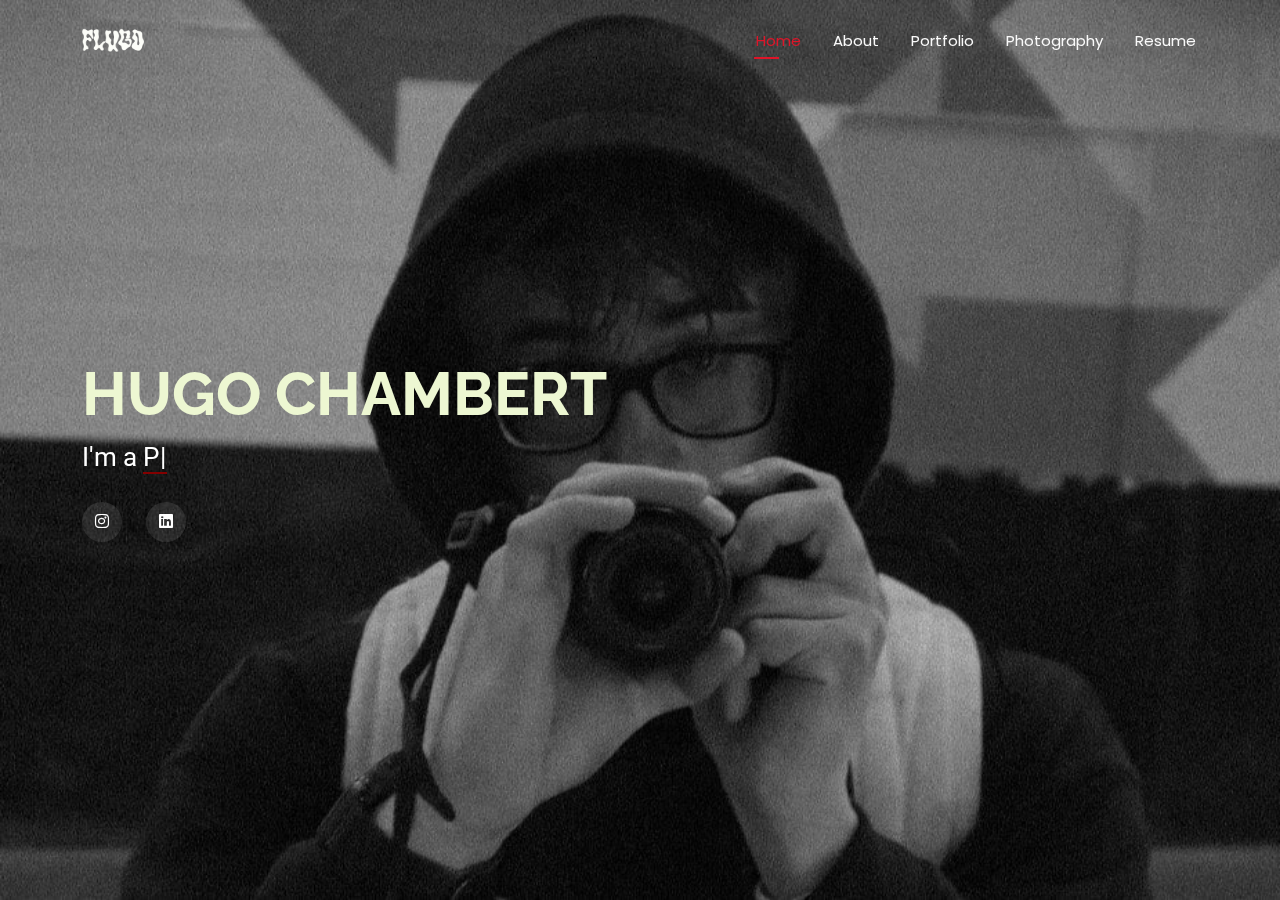
<file: index.html>
<!DOCTYPE html>
<html lang="en">

<head>
  <meta charset="utf-8">
  <meta content="width=device-width, initial-scale=1.0" name="viewport">
  <title>FLUGO [PORTFOLIO]</title>
  <meta name="description" content="">
  <meta name="keywords" content="">

  <!-- Fonts -->
  <link href="https://fonts.googleapis.com" rel="preconnect">
  <link href="https://fonts.gstatic.com" rel="preconnect" crossorigin>
  <link href="https://fonts.googleapis.com/css2?family=Roboto:ital,wght@0,100;0,300;0,400;0,500;0,700;0,900;1,100;1,300;1,400;1,500;1,700;1,900&family=Poppins:ital,wght@0,100;0,200;0,300;0,400;0,500;0,600;0,700;0,800;0,900;1,100;1,200;1,300;1,400;1,500;1,600;1,700;1,800;1,900&family=Raleway:ital,wght@0,100;0,200;0,300;0,400;0,500;0,600;0,700;0,800;0,900;1,100;1,200;1,300;1,400;1,500;1,600;1,700;1,800;1,900&display=swap" rel="stylesheet">

  <!-- CSS Files -->
  <link href="assets/vendor/bootstrap/css/bootstrap.min.css" rel="stylesheet">
  <link href="assets/vendor/bootstrap-icons/bootstrap-icons.css" rel="stylesheet">
  <link href="assets/vendor/aos/aos.css" rel="stylesheet">
  <link href="assets/vendor/swiper/swiper-bundle.min.css" rel="stylesheet">
  <link href="assets/vendor/glightbox/css/glightbox.min.css" rel="stylesheet">

  <!-- Main CSS File -->
  <link href="assets/css/main.css" rel="stylesheet">
</head>

<body class="index-page">

  <header id="header" class="header d-flex align-items-center fixed-top">
    <div class="container-fluid container-xl position-relative d-flex align-items-center justify-content-between">

      <a href="index.html" class="logo d-flex align-items-center">
        <img src="assets/img/fugo.png" alt="">
      </a>

      <nav id="navmenu" class="navmenu">
        <ul>
          <li><a href="index.html" class="active">Home</a></li>
          <li><a href="about.html">About</a></li>
          <li><a href="portfolio.html">Portfolio</a></li>
          <li><a href="services.html">Photography</a></li>
          <li><a href="resume.html">Resume</a></li>
        </ul>
        <i class="mobile-nav-toggle d-xl-none bi bi-list"></i>
      </nav>

    </div>
  </header>

  <main class="main">

    <!-- Hero Section -->
    <section id="hero" class="hero section dark-background">

      <img src="assets/img/hero-bg-min.JPG" alt="" data-aos="fade-in">

      <div class="container" data-aos="zoom-out" data-aos-delay="100">
        <h2>HUGO CHAMBERT</h2>
        <p>I'm a <span class="typed" data-typed-items="Designer, Developer, Collaborator, Photographer">Photographer</span><span class="typed-cursor typed-cursor--blink"></span></p>
        <div class="social-links">
          <a href="https://www.instagram.com/ugo.chambert?igsh=anR5MGJsaDJobnV0&utm_source=qr"><i class="bi bi-instagram"></i></a>
          <a href="https://www.linkedin.com/in/hugo-chambert-a82566297?utm_source=share&utm_campaign=sha-re_via&utm_content=profile&utm_medium=ios_app"><i class="bi bi-linkedin"></i></a>
        </div>
      </div>

    </section><!-- /Hero Section -->

  </main>


  <!-- Scroll Top -->
  <a href="#" id="scroll-top" class="scroll-top d-flex align-items-center justify-content-center"><i class="bi bi-arrow-up-short"></i></a>

  <!-- Preloader -->
  <div id="preloader"></div>
  
  <!-- pattern thingy -->
  <div class="page-header"></div>  
  
  <!-- Vendor JS Files -->
  <script src="assets/vendor/bootstrap/js/bootstrap.bundle.min.js"></script>
  <script src="assets/vendor/php-email-form/validate.js"></script>
  <script src="assets/vendor/aos/aos.js"></script>
  <script src="assets/vendor/typed.js/typed.umd.js"></script>
  <script src="assets/vendor/purecounter/purecounter_vanilla.js"></script>
  <script src="assets/vendor/waypoints/noframework.waypoints.js"></script>
  <script src="assets/vendor/swiper/swiper-bundle.min.js"></script>
  <script src="assets/vendor/glightbox/js/glightbox.min.js"></script>
  <script src="assets/vendor/imagesloaded/imagesloaded.pkgd.min.js"></script>
  <script src="assets/vendor/isotope-layout/isotope.pkgd.min.js"></script>

  <!-- Main JS File -->
  <script src="assets/js/main.js"></script>

</body>

</html>
</file>
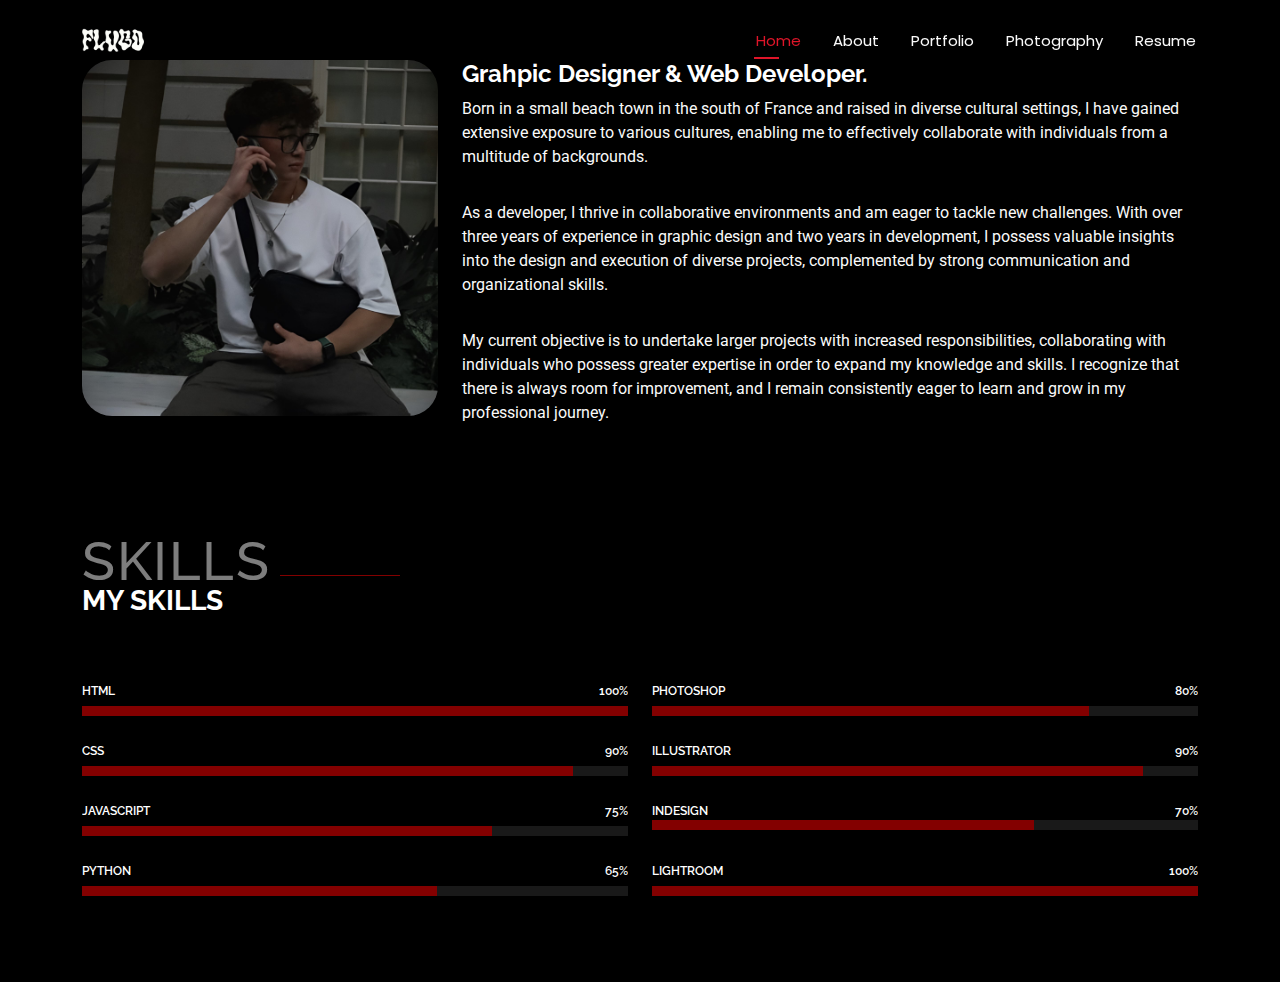
<file: about.html>
<!DOCTYPE html>
<html lang="en">

<head>
  <meta charset="utf-8">
  <meta content="width=device-width, initial-scale=1.0" name="viewport">
  <title>FLUGO [PORTFOLIO]</title>
  <meta name="description" content="">
  <meta name="keywords" content="">

  <!-- Fonts -->
  <link href="https://fonts.googleapis.com" rel="preconnect">
  <link href="https://fonts.gstatic.com" rel="preconnect" crossorigin>
  <link href="https://fonts.googleapis.com/css2?family=Roboto:ital,wght@0,100;0,300;0,400;0,500;0,700;0,900;1,100;1,300;1,400;1,500;1,700;1,900&family=Poppins:ital,wght@0,100;0,200;0,300;0,400;0,500;0,600;0,700;0,800;0,900;1,100;1,200;1,300;1,400;1,500;1,600;1,700;1,800;1,900&family=Raleway:ital,wght@0,100;0,200;0,300;0,400;0,500;0,600;0,700;0,800;0,900;1,100;1,200;1,300;1,400;1,500;1,600;1,700;1,800;1,900&display=swap" rel="stylesheet">

  <!-- Vendor CSS Files -->
  <link href="assets/vendor/bootstrap/css/bootstrap.min.css" rel="stylesheet">
  <link href="assets/vendor/bootstrap-icons/bootstrap-icons.css" rel="stylesheet">
  <link href="assets/vendor/aos/aos.css" rel="stylesheet">
  <link href="assets/vendor/swiper/swiper-bundle.min.css" rel="stylesheet">
  <link href="assets/vendor/glightbox/css/glightbox.min.css" rel="stylesheet">

  <!-- Main CSS File -->
  <link href="assets/css/main.css" rel="stylesheet">
</head>

<body class="about-page">

  <header id="header" class="header d-flex align-items-center fixed-top">
    <div class="container-fluid container-xl position-relative d-flex align-items-center justify-content-between">

      <a href="index.html" class="logo d-flex align-items-center">
        <!-- Uncomment the line below if you also wish to use an image logo -->
        <img src="assets/img/fugo.png" alt="">
        <!-- <img class="sitename" img src="assets/img/fugo.png"></img> -->
      </a>

      <nav id="navmenu" class="navmenu">
        <nav id="navmenu" class="navmenu">
          <ul>
            <li><a href="index.html" class="active">Home</a></li>
            <li><a href="about.html">About</a></li>
            <li><a href="portfolio.html">Portfolio</a></li>
            <li><a href="services.html">Photography</a></li>
            <li><a href="resume.html">Resume</a></li>
          </ul>
          <i class="mobile-nav-toggle d-xl-none bi bi-list"></i>
        </nav>
      </nav>

    </div>
  </header>

  <main class="main"></main>
  <!-- Page Title -->
  
    </div><!-- End Page Title -->

    <!-- About Section -->
    <section id="about" class="about section">

      <div class="container" data-aos="fade-up" data-aos-delay="100">
        <div class="row gy-4 justify-content-center">
          <div class="col-lg-4">
            <img src="assets/img/profile-img-min.jpg" class="img-fluid" alt="">
          </div>
          <div class="col-lg-8 content">
            <h2>Grahpic Designer &amp; Web Developer.</h2>
            <p>
              Born in a small beach town in the south of France and raised in diverse cultural settings, I have gained extensive exposure to various cultures, enabling me to effectively collaborate with individuals from a multitude of backgrounds.
            </p>
            
            <p class="py-3">
              As a developer, I thrive in collaborative environments and am eager to tackle new challenges. With over three years of experience in graphic design and two years in development, I possess valuable insights into the design and execution of diverse projects, complemented by strong communication and organizational skills.
            </p>

            <p>My current objective is to undertake larger projects with increased responsibilities, collaborating with individuals who possess greater expertise in order to expand my knowledge and skills. I recognize that there is always room for improvement, and I remain consistently eager to learn and grow in my professional journey.</p>
          </div>
        </div>

      </div>

    </section><!-- /About Section -->

    <!-- Stats Section -->
  
    </section><!-- /Stats Section -->

    <!-- Skills Section -->
    <section class="skills section">

      <!-- Section Title -->
      <div class="container section-title" data-aos="fade-up">
        <h2>Skills</h2>
        <div><span>My</span> <span class="description-title">Skills</span></div>
      </div><!-- End Section Title -->

      <div class="container" data-aos="fade-up" data-aos-delay="100">

        <div class="row skills-content skills-animation">

          <div class="col-lg-6">

            <div class="progress">
              <span class="skill"><span>HTML</span> <i class="val">100%</i></span>
              <div class="progress-bar-wrap">
                <div class="progress-bar" role="progressbar" aria-valuenow="100" aria-valuemin="0" aria-valuemax="100"></div>
              </div>
            </div><!-- End Skills Item -->

            <div class="progress">
              <span class="skill"><span>CSS</span> <i class="val">90%</i></span>
              <div class="progress-bar-wrap">
                <div class="progress-bar" role="progressbar" aria-valuenow="90" aria-valuemin="0" aria-valuemax="100"></div>
              </div>
            </div><!-- End Skills Item -->

            <div class="progress">
              <span class="skill"><span>JavaScript</span> <i class="val">75%</i></span>
              <div class="progress-bar-wrap">
                <div class="progress-bar" role="progressbar" aria-valuenow="75" aria-valuemin="0" aria-valuemax="100"></div>
              </div>
            </div><!-- End Skills Item -->
            <div class="progress">
              <span class="skill"><span>Python</span> <i class="val">65%</i></span>
              <div class="progress-bar-wrap">
                <div class="progress-bar" role="progressbar" aria-valuenow="65" aria-valuemin="0" aria-valuemax="100"></div>
              </div>
            </div><!-- End Skills Item -->
          </div>

          <div class="col-lg-6">

            <div class="progress">
              <span class="skill"><span>Photoshop</span> <i class="val">80%</i></span>
              <div class="progress-bar-wrap">
                <div class="progress-bar" role="progressbar" aria-valuenow="80" aria-valuemin="0" aria-valuemax="100"></div>
              </div>
            </div><!-- End Skills Item -->

            <div class="progress">
              <span class="skill"><span>Illustrator</span> <i class="val">90%</i></span>
              <div class="progress-bar-wrap">
                <div class="progress-bar" role="progressbar" aria-valuenow="90" aria-valuemin="0" aria-valuemax="100"></div>
              </div>
            </div><!-- End Skills Item -->

            <div class="progress">
              <span class="skill"><span>Indesign<span> <i class="val">70%</i></span>
              <div class="progress-bar-wrap">
                <div class="progress-bar" role="progressbar" aria-valuenow="70" aria-valuemin="0" aria-valuemax="100"></div>
              </div>
            </div><!-- End Skills Item -->
            <div class="progress">
              <span class="skill"><span>Lightroom</span> <i class="val">100%</i></span>
              <div class="progress-bar-wrap">
                <div class="progress-bar" role="progressbar" aria-valuenow="100" aria-valuemin="0" aria-valuemax="100"></div>
              </div>
            </div><!-- End Skills Item -->
          </div>

        </div>

      </div>

    </section><!-- /Skills Section -->
    

  </main>

  <!-- Scroll Top -->
  <a href="#" id="scroll-top" class="scroll-top d-flex align-items-center justify-content-center"><i class="bi bi-arrow-up-short"></i></a>

  <!-- Preloader -->
  <div id="preloader"></div>

  <!-- Vendor JS Files -->
  <script src="assets/vendor/bootstrap/js/bootstrap.bundle.min.js"></script>
  <script src="assets/vendor/php-email-form/validate.js"></script>
  <script src="assets/vendor/aos/aos.js"></script>
  <script src="assets/vendor/typed.js/typed.umd.js"></script>
  <script src="assets/vendor/purecounter/purecounter_vanilla.js"></script>
  <script src="assets/vendor/waypoints/noframework.waypoints.js"></script>
  <script src="assets/vendor/swiper/swiper-bundle.min.js"></script>
  <script src="assets/vendor/glightbox/js/glightbox.min.js"></script>
  <script src="assets/vendor/imagesloaded/imagesloaded.pkgd.min.js"></script>
  <script src="assets/vendor/isotope-layout/isotope.pkgd.min.js"></script>

  <!-- Main JS File -->
  <script src="assets/js/main.js"></script>

</body>

</html>
</file>
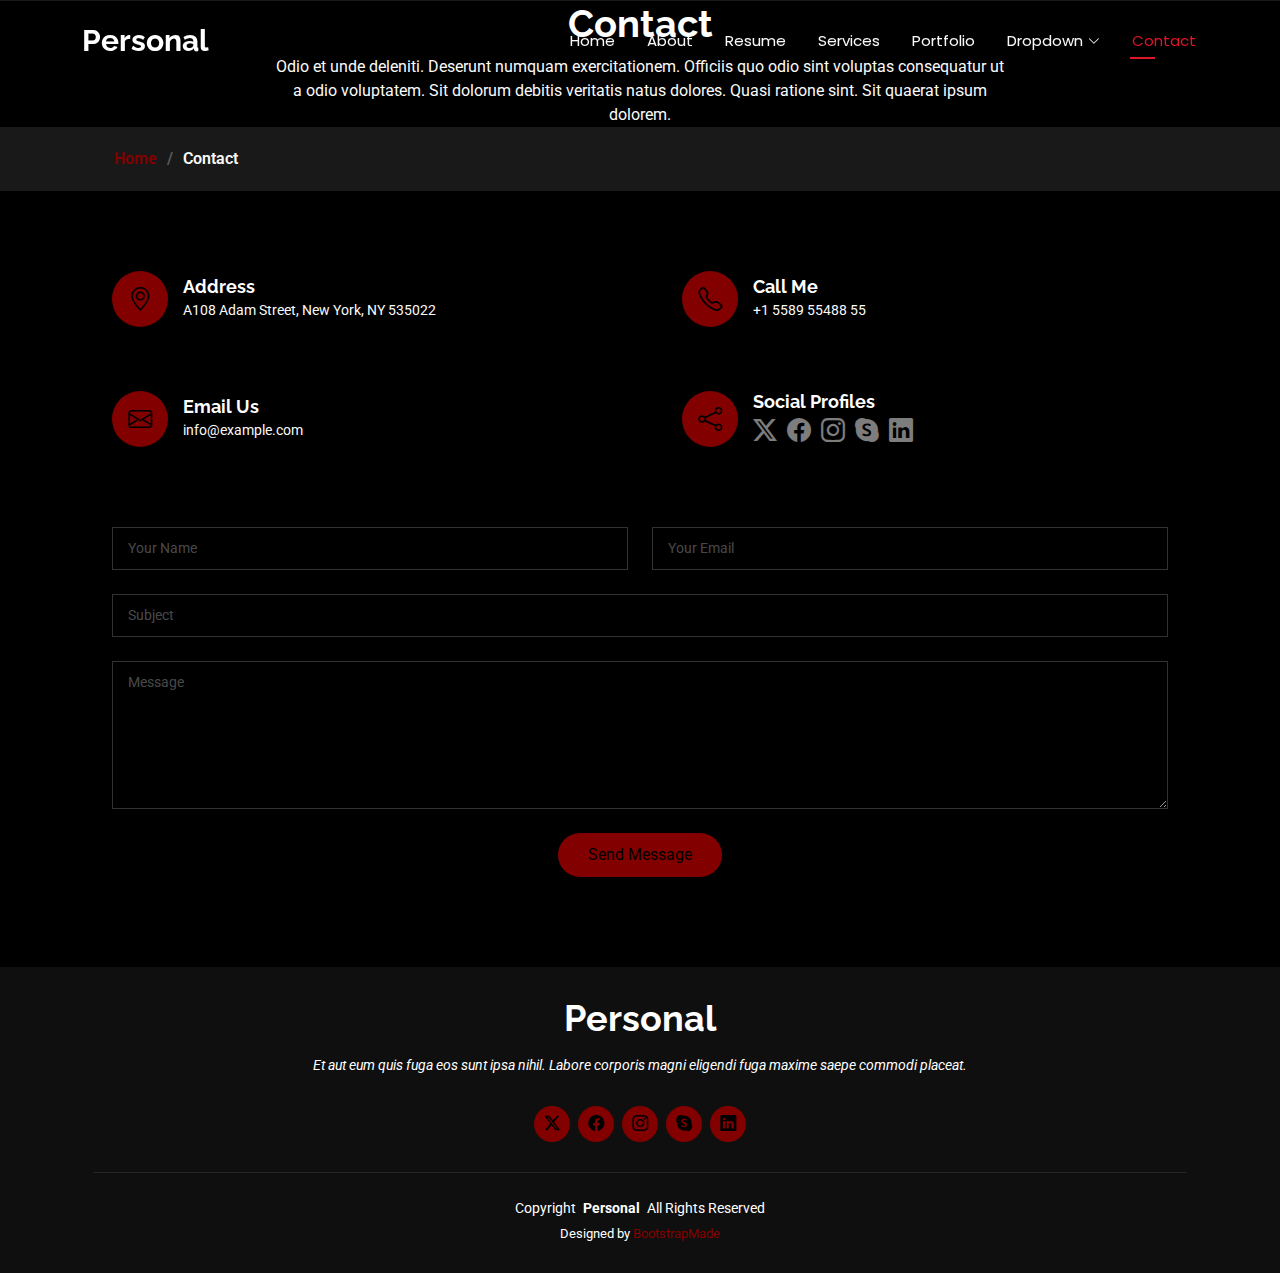
<file: contact.html>
<!DOCTYPE html>
<html lang="en">

<head>
  <meta charset="utf-8">
  <meta content="width=device-width, initial-scale=1.0" name="viewport">
  <title>Contact - Personal Bootstrap Template</title>
  <meta name="description" content="">
  <meta name="keywords" content="">

  <!-- Favicons -->
  <link href="assets/img/favicon.png" rel="icon">
  <link href="assets/img/apple-touch-icon.png" rel="apple-touch-icon">

  <!-- Fonts -->
  <link href="https://fonts.googleapis.com" rel="preconnect">
  <link href="https://fonts.gstatic.com" rel="preconnect" crossorigin>
  <link href="https://fonts.googleapis.com/css2?family=Roboto:ital,wght@0,100;0,300;0,400;0,500;0,700;0,900;1,100;1,300;1,400;1,500;1,700;1,900&family=Poppins:ital,wght@0,100;0,200;0,300;0,400;0,500;0,600;0,700;0,800;0,900;1,100;1,200;1,300;1,400;1,500;1,600;1,700;1,800;1,900&family=Raleway:ital,wght@0,100;0,200;0,300;0,400;0,500;0,600;0,700;0,800;0,900;1,100;1,200;1,300;1,400;1,500;1,600;1,700;1,800;1,900&display=swap" rel="stylesheet">

  <!-- Vendor CSS Files -->
  <link href="assets/vendor/bootstrap/css/bootstrap.min.css" rel="stylesheet">
  <link href="assets/vendor/bootstrap-icons/bootstrap-icons.css" rel="stylesheet">
  <link href="assets/vendor/aos/aos.css" rel="stylesheet">
  <link href="assets/vendor/swiper/swiper-bundle.min.css" rel="stylesheet">
  <link href="assets/vendor/glightbox/css/glightbox.min.css" rel="stylesheet">

  <!-- Main CSS File -->
  <link href="assets/css/main.css" rel="stylesheet">

  <!-- =======================================================
  * Template Name: Personal
  * Template URL: https://bootstrapmade.com/personal-free-resume-bootstrap-template/
  * Updated: Aug 07 2024 with Bootstrap v5.3.3
  * Author: BootstrapMade.com
  * License: https://bootstrapmade.com/license/
  ======================================================== -->
</head>

<body class="contact-page">

  <header id="header" class="header d-flex align-items-center fixed-top">
    <div class="container-fluid container-xl position-relative d-flex align-items-center justify-content-between">

      <a href="index.html" class="logo d-flex align-items-center">
        <!-- Uncomment the line below if you also wish to use an image logo -->
        <!-- <img src="assets/img/logo.png" alt=""> -->
        <h1 class="sitename">Personal</h1>
      </a>

      <nav id="navmenu" class="navmenu">
        <ul>
          <li><a href="index.html">Home</a></li>
          <li><a href="about.html">About</a></li>
          <li><a href="resume.html">Resume</a></li>
          <li><a href="services.html">Services</a></li>
          <li><a href="portfolio.html">Portfolio</a></li>
          <li class="dropdown"><a href="#"><span>Dropdown</span> <i class="bi bi-chevron-down toggle-dropdown"></i></a>
            <ul>
              <li><a href="#">Dropdown 1</a></li>
              <li class="dropdown"><a href="#"><span>Deep Dropdown</span> <i class="bi bi-chevron-down toggle-dropdown"></i></a>
                <ul>
                  <li><a href="#">Deep Dropdown 1</a></li>
                  <li><a href="#">Deep Dropdown 2</a></li>
                  <li><a href="#">Deep Dropdown 3</a></li>
                  <li><a href="#">Deep Dropdown 4</a></li>
                  <li><a href="#">Deep Dropdown 5</a></li>
                </ul>
              </li>
              <li><a href="#">Dropdown 2</a></li>
              <li><a href="#">Dropdown 3</a></li>
              <li><a href="#">Dropdown 4</a></li>
            </ul>
          </li>
          <li><a href="contact.html" class="active">Contact</a></li>
        </ul>
        <i class="mobile-nav-toggle d-xl-none bi bi-list"></i>
      </nav>

    </div>
  </header>

  <main class="main">

    <!-- Page Title -->
    <div class="page-title" data-aos="fade">
      <div class="heading">
        <div class="container">
          <div class="row d-flex justify-content-center text-center">
            <div class="col-lg-8">
              <h1>Contact</h1>
              <p class="mb-0">Odio et unde deleniti. Deserunt numquam exercitationem. Officiis quo odio sint voluptas consequatur ut a odio voluptatem. Sit dolorum debitis veritatis natus dolores. Quasi ratione sint. Sit quaerat ipsum dolorem.</p>
            </div>
          </div>
        </div>
      </div>
      <nav class="breadcrumbs">
        <div class="container">
          <ol>
            <li><a href="index.html">Home</a></li>
            <li class="current">Contact</li>
          </ol>
        </div>
      </nav>
    </div><!-- End Page Title -->

    <!-- Contact Section -->
    <section id="contact" class="contact section">

      <div class="container" data-aos="fade-up" data-aos-delay="100">

        <div class="row gy-4">

          <div class="col-md-6">
            <div class="info-item d-flex align-items-center" data-aos="fade-up" data-aos-delay="200">
              <i class="icon bi bi-geo-alt flex-shrink-0"></i>
              <div>
                <h3>Address</h3>
                <p>A108 Adam Street, New York, NY 535022</p>
              </div>
            </div>
          </div><!-- End Info Item -->

          <div class="col-md-6">
            <div class="info-item d-flex align-items-center" data-aos="fade-up" data-aos-delay="300">
              <i class="icon bi bi-telephone flex-shrink-0"></i>
              <div>
                <h3>Call Me</h3>
                <p>+1 5589 55488 55</p>
              </div>
            </div>
          </div><!-- End Info Item -->

          <div class="col-md-6">
            <div class="info-item d-flex align-items-center" data-aos="fade-up" data-aos-delay="400">
              <i class="icon bi bi-envelope flex-shrink-0"></i>
              <div>
                <h3>Email Us</h3>
                <p>info@example.com</p>
              </div>
            </div>
          </div><!-- End Info Item -->

          <div class="col-md-6">
            <div class="info-item d-flex align-items-center" data-aos="fade-up" data-aos-delay="500">
              <i class="icon bi bi-share flex-shrink-0"></i>
              <div>
                <h3>Social Profiles</h3>
                <div class="social-links">
                  <a href="#"><i class="bi bi-twitter-x"></i></a>
                  <a href="#"><i class="bi bi-facebook"></i></a>
                  <a href="#"><i class="bi bi-instagram"></i></a>
                  <a href="#"><i class="bi bi-skype"></i></a>
                  <a href="#"><i class="bi bi-linkedin"></i></a>
                </div>
              </div>
            </div>
          </div><!-- End Info Item -->

        </div>

        <form action="forms/contact.php" method="post" class="php-email-form" data-aos="fade-up" data-aos-delay="600">
          <div class="row gy-4">

            <div class="col-md-6">
              <input type="text" name="name" class="form-control" placeholder="Your Name" required="">
            </div>

            <div class="col-md-6 ">
              <input type="email" class="form-control" name="email" placeholder="Your Email" required="">
            </div>

            <div class="col-md-12">
              <input type="text" class="form-control" name="subject" placeholder="Subject" required="">
            </div>

            <div class="col-md-12">
              <textarea class="form-control" name="message" rows="6" placeholder="Message" required=""></textarea>
            </div>

            <div class="col-md-12 text-center">
              <div class="loading">Loading</div>
              <div class="error-message"></div>
              <div class="sent-message">Your message has been sent. Thank you!</div>

              <button type="submit">Send Message</button>
            </div>

          </div>
        </form><!-- End Contact Form -->

      </div>

    </section><!-- /Contact Section -->

  </main>

  <footer id="footer" class="footer dark-background">
    <div class="container">
      <h3 class="sitename">Personal</h3>
      <p>Et aut eum quis fuga eos sunt ipsa nihil. Labore corporis magni eligendi fuga maxime saepe commodi placeat.</p>
      <div class="social-links d-flex justify-content-center">
        <a href=""><i class="bi bi-twitter-x"></i></a>
        <a href=""><i class="bi bi-facebook"></i></a>
        <a href=""><i class="bi bi-instagram"></i></a>
        <a href=""><i class="bi bi-skype"></i></a>
        <a href=""><i class="bi bi-linkedin"></i></a>
      </div>
      <div class="container">
        <div class="copyright">
          <span>Copyright</span> <strong class="px-1 sitename">Personal</strong> <span>All Rights Reserved</span>
        </div>
        <div class="credits">
          <!-- All the links in the footer should remain intact. -->
          <!-- You can delete the links only if you've purchased the pro version. -->
          <!-- Licensing information: https://bootstrapmade.com/license/ -->
          <!-- Purchase the pro version with working PHP/AJAX contact form: [buy-url] -->
          Designed by <a href="https://bootstrapmade.com/">BootstrapMade</a>
        </div>
      </div>
    </div>
  </footer>

  <!-- Scroll Top -->
  <a href="#" id="scroll-top" class="scroll-top d-flex align-items-center justify-content-center"><i class="bi bi-arrow-up-short"></i></a>

  <!-- Preloader -->
  <div id="preloader"></div>

  <!-- Vendor JS Files -->
  <script src="assets/vendor/bootstrap/js/bootstrap.bundle.min.js"></script>
  <script src="assets/vendor/php-email-form/validate.js"></script>
  <script src="assets/vendor/aos/aos.js"></script>
  <script src="assets/vendor/typed.js/typed.umd.js"></script>
  <script src="assets/vendor/purecounter/purecounter_vanilla.js"></script>
  <script src="assets/vendor/waypoints/noframework.waypoints.js"></script>
  <script src="assets/vendor/swiper/swiper-bundle.min.js"></script>
  <script src="assets/vendor/glightbox/js/glightbox.min.js"></script>
  <script src="assets/vendor/imagesloaded/imagesloaded.pkgd.min.js"></script>
  <script src="assets/vendor/isotope-layout/isotope.pkgd.min.js"></script>

  <!-- Main JS File -->
  <script src="assets/js/main.js"></script>

</body>

</html>
</file>
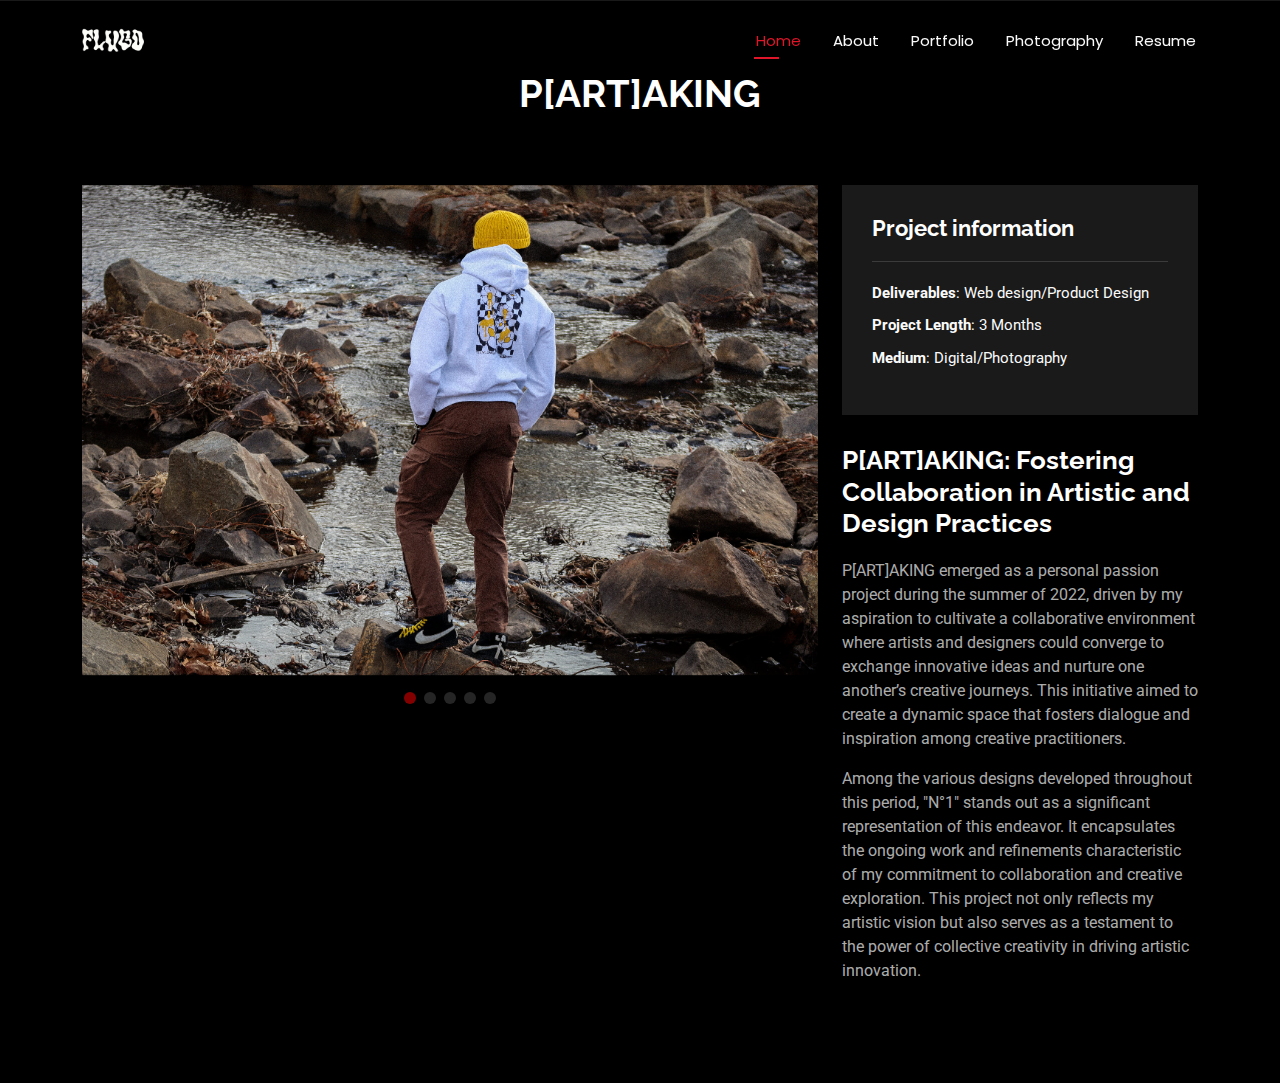
<file: portfolio-details.html>
<!DOCTYPE html>
<html lang="en">

<head>
  <meta charset="utf-8">
  <meta content="width=device-width, initial-scale=1.0" name="viewport">
  <title>FLUGO [PORTFOLIO]</title>
  <meta name="description" content="">
  <meta name="keywords" content="">

  <!-- Favicons -->
  <link href="assets/img/favicon.png" rel="icon">
  <link href="assets/img/apple-touch-icon.png" rel="apple-touch-icon">

  <!-- Fonts -->
  <link href="https://fonts.googleapis.com" rel="preconnect">
  <link href="https://fonts.gstatic.com" rel="preconnect" crossorigin>
  <link href="https://fonts.googleapis.com/css2?family=Roboto:ital,wght@0,100;0,300;0,400;0,500;0,700;0,900;1,100;1,300;1,400;1,500;1,700;1,900&family=Poppins:ital,wght@0,100;0,200;0,300;0,400;0,500;0,600;0,700;0,800;0,900;1,100;1,200;1,300;1,400;1,500;1,600;1,700;1,800;1,900&family=Raleway:ital,wght@0,100;0,200;0,300;0,400;0,500;0,600;0,700;0,800;0,900;1,100;1,200;1,300;1,400;1,500;1,600;1,700;1,800;1,900&display=swap" rel="stylesheet">

  <!-- Vendor CSS Files -->
  <link href="assets/vendor/bootstrap/css/bootstrap.min.css" rel="stylesheet">
  <link href="assets/vendor/bootstrap-icons/bootstrap-icons.css" rel="stylesheet">
  <link href="assets/vendor/aos/aos.css" rel="stylesheet">
  <link href="assets/vendor/swiper/swiper-bundle.min.css" rel="stylesheet">
  <link href="assets/vendor/glightbox/css/glightbox.min.css" rel="stylesheet">

  <!-- Main CSS File -->
  <link href="assets/css/main.css" rel="stylesheet">
</head>

<body class="resume-page">

  <header id="header" class="header d-flex align-items-center fixed-top">
    <div class="container-fluid container-xl position-relative d-flex align-items-center justify-content-between">

      <a href="index.html" class="logo d-flex align-items-center">
        <!-- Uncomment the line below if you also wish to use an image logo -->
        <img src="assets/img/fugo.png" alt="">
        <!-- <img class="sitename" img src="assets/img/fugo.png"></img> -->
      </a>

      <nav id="navmenu" class="navmenu">
        <ul>
          <li><a href="index.html" class="active">Home</a></li>
          <li><a href="about.html">About</a></li>
          <li><a href="portfolio.html">Portfolio</a></li>
          <li><a href="services.html">Photography</a></li>
          <li><a href="resume.html">Resume</a></li>
        </ul>
        <i class="mobile-nav-toggle d-xl-none bi bi-list"></i>
      </nav>

    </div>
  </header>

  <main class="main">

    <!-- Page Title -->
    <div class="page-title" data-aos="fade">
      <div class="heading">
        <div class="container">
          <div class="row d-flex justify-content-center text-center">
            <div class="col-lg-8">
              <h1 id="portfolio-title">P[ART]AKING</h1>
            </div>
          </div>
        </div>
      </div>
    </div><!-- End Page Title -->

    <!-- Portfolio Details Section -->
    <section id="portfolio-details" class="portfolio-details section">

      <div class="container" data-aos="fade-up" data-aos-delay="100">

        <div class="row gy-4">

          <div class="col-lg-8">
            <div class="portfolio-details-slider swiper init-swiper">

              <script type="application/json" class="swiper-config">
                {
                  "loop": true,
                  "speed": 600,
                  "autoplay": {
                    "delay": 5000
                  },
                  "slidesPerView": "auto",
                  "pagination": {
                    "el": ".swiper-pagination",
                    "type": "bullets",
                    "clickable": true
                  }
                }
              </script>

              <div class="swiper-wrapper align-items-center">

                <div class="swiper-slide">
                  <img src="assets/img/portfolio/partaking2-min.JPG" alt="">
                </div>

                <div class="swiper-slide">
                  <img src="assets/img/portfolio/partaking3-min.JPG" alt="">
                </div>

                <div class="swiper-slide">
                  <img src="assets/img/portfolio/partaking4-min.JPG" alt="">
                </div>
                
                <div class="swiper-slide">
                  <img src="assets/img/portfolio/partaking5-min.JPG" alt="">
                </div>

                <div class="swiper-slide">
                  <img src="assets/img/portfolio/partaking6-min.JPG" alt="">
                </div>

              </div>
              <div class="swiper-pagination"></div>
            </div>
          </div>

          <div class="col-lg-4">
            <div class="portfolio-info" data-aos="fade-up" data-aos-delay="200">
              <h3>Project information</h3>
              <ul>
                <li><strong>Deliverables</strong>: Web design/Product Design</li>
                <li><strong>Project Length</strong>: 3 Months</li>
                <li><strong>Medium</strong>: Digital/Photography</li>
              </ul>
            </div>
            <div class="portfolio-description" data-aos="fade-up" data-aos-delay="300">
              <h2>P[ART]AKING: Fostering Collaboration in Artistic and Design Practices</h2>
              <p>
                P[ART]AKING emerged as a personal passion project during the summer of 2022, driven by my aspiration to cultivate a collaborative environment where artists and designers could converge to exchange innovative ideas and nurture one another’s creative journeys. This initiative aimed to create a dynamic space that fosters dialogue and inspiration among creative practitioners.
              </p>
              <p>
              Among the various designs developed throughout this period, "N°1" stands out as a significant representation of this endeavor. It encapsulates the ongoing work and refinements characteristic of my commitment to collaboration and creative exploration. This project not only reflects my artistic vision but also serves as a testament to the power of collective creativity in driving artistic innovation.
              </p>



              </p>
            </div>
          </div>
          <div id="portfolio-detail-img">
          
          </div>
        </div>

      </div>

    </section><!-- /Portfolio Details Section -->

  </main>

  <!-- Scroll Top -->
  <a href="#" id="scroll-top" class="scroll-top d-flex align-items-center justify-content-center"><i class="bi bi-arrow-up-short"></i></a>

  <!-- Preloader -->
  <div id="preloader"></div>

  <!-- Vendor JS Files -->
  <script src="assets/vendor/bootstrap/js/bootstrap.bundle.min.js"></script>
  <script src="assets/vendor/php-email-form/validate.js"></script>
  <script src="assets/vendor/aos/aos.js"></script>
  <script src="assets/vendor/typed.js/typed.umd.js"></script>
  <script src="assets/vendor/purecounter/purecounter_vanilla.js"></script>
  <script src="assets/vendor/waypoints/noframework.waypoints.js"></script>
  <script src="assets/vendor/swiper/swiper-bundle.min.js"></script>
  <script src="assets/vendor/glightbox/js/glightbox.min.js"></script>
  <script src="assets/vendor/imagesloaded/imagesloaded.pkgd.min.js"></script>
  <script src="assets/vendor/isotope-layout/isotope.pkgd.min.js"></script>

  <!-- Main JS File -->
  <script src="assets/js/main.js"></script>

</body>

</html>
</file>
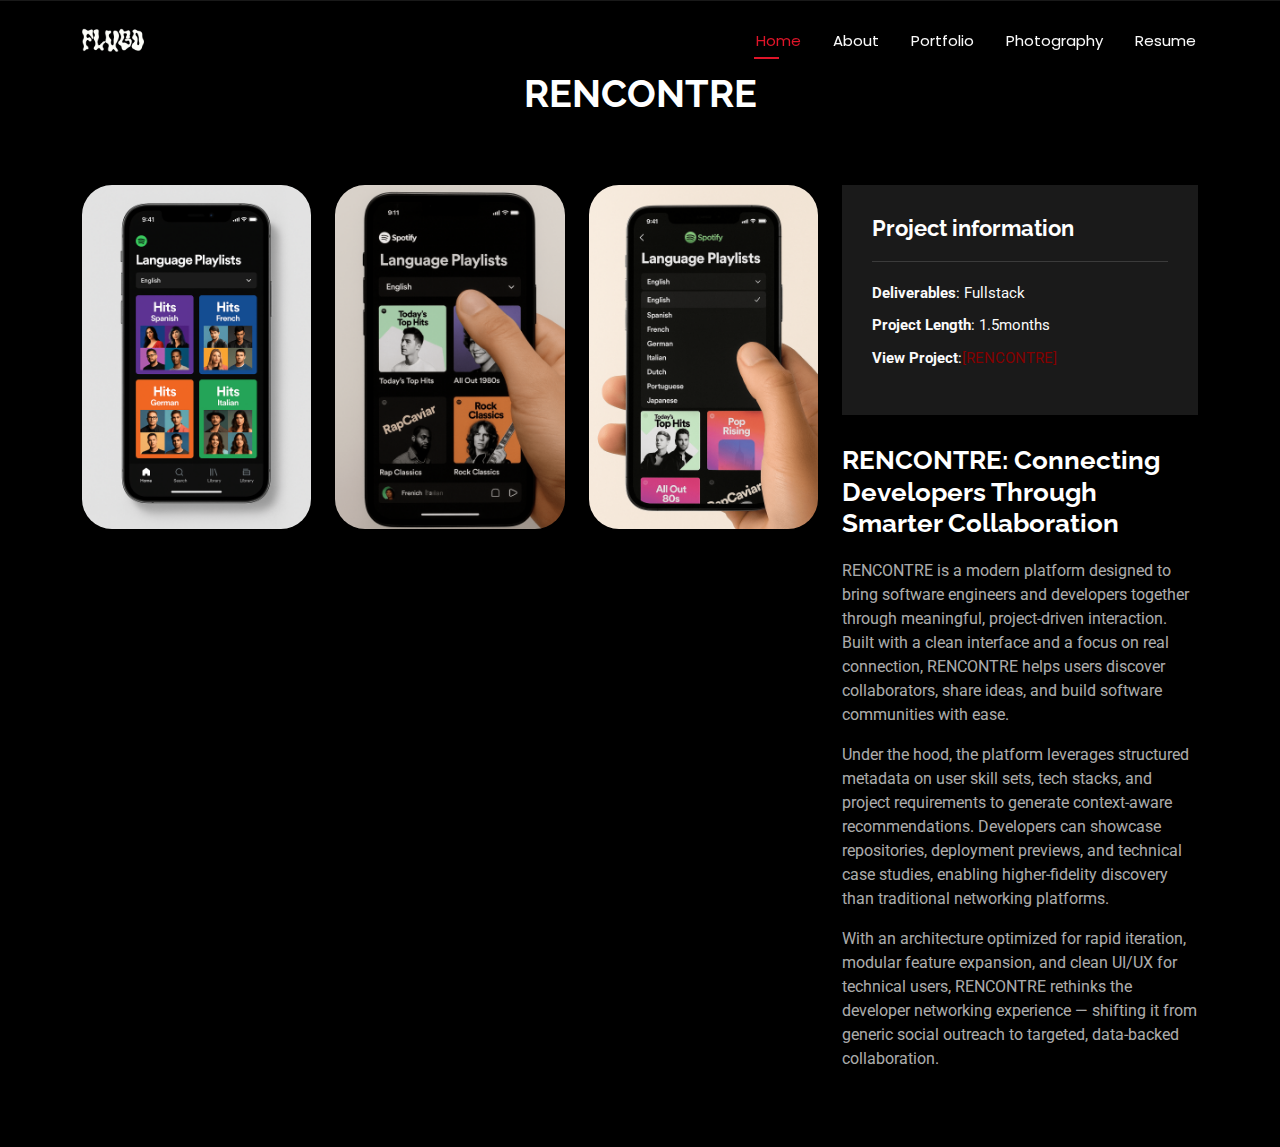
<file: portfolio-details3.html>
<!DOCTYPE html>
<html lang="en">

<head>
  <meta charset="utf-8">
  <meta content="width=device-width, initial-scale=1.0" name="viewport">
  <meta name="description" content="">
  <meta name="keywords" content="">

  <!-- Favicons -->
  <link href="assets/img/favicon.png" rel="icon">
  <link href="assets/img/apple-touch-icon.png" rel="apple-touch-icon">

  <!-- Fonts -->
  <link href="https://fonts.googleapis.com" rel="preconnect">
  <link href="https://fonts.gstatic.com" rel="preconnect" crossorigin>
  <link href="https://fonts.googleapis.com/css2?family=Roboto:ital,wght@0,100;0,300;0,400;0,500;0,700;0,900;1,100;1,300;1,400;1,500;1,700;1,900&family=Poppins:ital,wght@0,100;0,200;0,300;0,400;0,500;0,600;0,700;0,800;0,900;1,100;1,200;1,300;1,400;1,500;1,600;1,700;1,800;1,900&family=Raleway:ital,wght@0,100;0,200;0,300;0,400;0,500;0,600;0,700;0,800;0,900;1,100;1,200;1,300;1,400;1,500;1,600;1,700;1,800;1,900&display=swap" rel="stylesheet">

  <!-- Vendor CSS Files -->
  <link href="assets/vendor/bootstrap/css/bootstrap.min.css" rel="stylesheet">
  <link href="assets/vendor/bootstrap-icons/bootstrap-icons.css" rel="stylesheet">
  <link href="assets/vendor/aos/aos.css" rel="stylesheet">
  <link href="assets/vendor/swiper/swiper-bundle.min.css" rel="stylesheet">
  <link href="assets/vendor/glightbox/css/glightbox.min.css" rel="stylesheet">

  <!-- Main CSS File -->
  <link href="assets/css/main.css" rel="stylesheet">
</head>

<body class="resume-page">

  <header id="header" class="header d-flex align-items-center fixed-top">
    <div class="container-fluid container-xl position-relative d-flex align-items-center justify-content-between">

      <a href="index.html" class="logo d-flex align-items-center">
        <!-- Uncomment the line below if you also wish to use an image logo -->
        <img src="assets/img/fugo.png" alt="">
        <!-- <img class="sitename" img src="assets/img/fugo.png"></img> -->
      </a>

      <nav id="navmenu" class="navmenu">
        <ul>
          <li><a href="index.html" class="active">Home</a></li>
          <li><a href="about.html">About</a></li>
          <li><a href="portfolio.html">Portfolio</a></li>
          <li><a href="services.html">Photography</a></li>
          <li><a href="resume.html">Resume</a></li>
        </ul>
        <i class="mobile-nav-toggle d-xl-none bi bi-list"></i>
      </nav>

    </div>
  </header>

  <main class="main">

    <!-- Page Title -->
    <div class="page-title" data-aos="fade">
      <div class="heading">
        <div class="container">
          <div class="row d-flex justify-content-center text-center">
            <div class="col-lg-8">
              <h1 id="portfolio-title">RENCONTRE</h1>
            </div>
          </div>
        </div>
      </div>
    </div><!-- End Page Title -->

    <!-- Portfolio Details Section -->
    <section id="portfolio-details" class="portfolio-details section">

      <div class="container" data-aos="fade-up" data-aos-delay="100">

        <div class="row gy-4">

          <div class="col-lg-8">
            <div class="portfolio-details-slider swiper init-swiper">

              <script type="application/json" class="swiper-config">
                {
                  "loop": true,
                  "speed": 600,
                  "autoplay": {
                    "delay": 5000
                  },
                  "slidesPerView": "auto",
                  "pagination": {
                    "el": ".swiper-pagination",
                    "type": "bullets",
                    "clickable": true
                  }
                }
              </script>

                  <div class="row gy-4 isotope-container" data-aos="fade-up" data-aos-delay="200">

                    <div class="col-lg-4 col-md-6 portfolio-item isotope-item filter-books">
                      <div>
                        <img src="assets/img/portfolio/mockup-min.png" class="img-fluid" alt="">
                      </div>
                    </div><!-- End Portfolio Item -->

                    <div class="col-lg-4 col-md-6 portfolio-item isotope-item filter-books">
                      <div>
                        <img src="assets/img/portfolio/mockup2-min.png" class="img-fluid" alt="">
                      </div>
                    </div><!-- End Portfolio Item -->

                    <div class="col-lg-4 col-md-6 portfolio-item isotope-item filter-books">
                      <div>
                        <img src="assets/img/portfolio/mockup3-min.png" class="img-fluid" alt="">
                      </div>
                    </div><!-- End Portfolio Item -->

                  </div>
      

              <div class="swiper-pagination"></div>
            </div>
          </div>

          <div class="col-lg-4">
            <div class="portfolio-info" data-aos="fade-up" data-aos-delay="200">
              <h3>Project information</h3>
              <ul>
                <li><strong>Deliverables</strong>: Fullstack</li>
                <li><strong>Project Length</strong>: 1.5months</li>
                <li><strong>View Project</strong>:<a href="https://hugochambert.github.io/RENCONTRE/">[RENCONTRE]</a></li>
              </ul>
            </div>
            <div class="portfolio-description" data-aos="fade-up" data-aos-delay="300">
              <h2>RENCONTRE: Connecting Developers Through Smarter Collaboration</h2>
              <p>
               RENCONTRE is a modern platform designed to bring software engineers and developers together through meaningful, project-driven interaction. Built with a clean interface and a focus on real connection, RENCONTRE helps users discover collaborators, share ideas, and build software communities with ease.
              <p>
               Under the hood, the platform leverages structured metadata on user skill sets, tech stacks, and project requirements to generate context-aware recommendations. Developers can showcase repositories, deployment previews, and technical case studies, enabling higher-fidelity discovery than traditional networking platforms.
              </p>
                <p>
               With an architecture optimized for rapid iteration, modular feature expansion, and clean UI/UX for technical users, RENCONTRE rethinks the developer networking experience — shifting it from generic social outreach to targeted, data-backed collaboration.
              </p>


              </p>
            </div>
          </div>

        </div>

      </div>

    </section><!-- /Portfolio Details Section -->

  </main>

  <!-- Scroll Top -->
  <a href="#" id="scroll-top" class="scroll-top d-flex align-items-center justify-content-center"><i class="bi bi-arrow-up-short"></i></a>

  <!-- Preloader -->
  <div id="preloader"></div>

  <!-- Vendor JS Files -->
  <script src="assets/vendor/bootstrap/js/bootstrap.bundle.min.js"></script>
  <script src="assets/vendor/php-email-form/validate.js"></script>
  <script src="assets/vendor/aos/aos.js"></script>
  <script src="assets/vendor/typed.js/typed.umd.js"></script>
  <script src="assets/vendor/purecounter/purecounter_vanilla.js"></script>
  <script src="assets/vendor/waypoints/noframework.waypoints.js"></script>
  <script src="assets/vendor/swiper/swiper-bundle.min.js"></script>
  <script src="assets/vendor/glightbox/js/glightbox.min.js"></script>
  <script src="assets/vendor/imagesloaded/imagesloaded.pkgd.min.js"></script>
  <script src="assets/vendor/isotope-layout/isotope.pkgd.min.js"></script>

  <!-- Main JS File -->
  <script src="assets/js/main.js"></script>

</body>

</html>
</file>
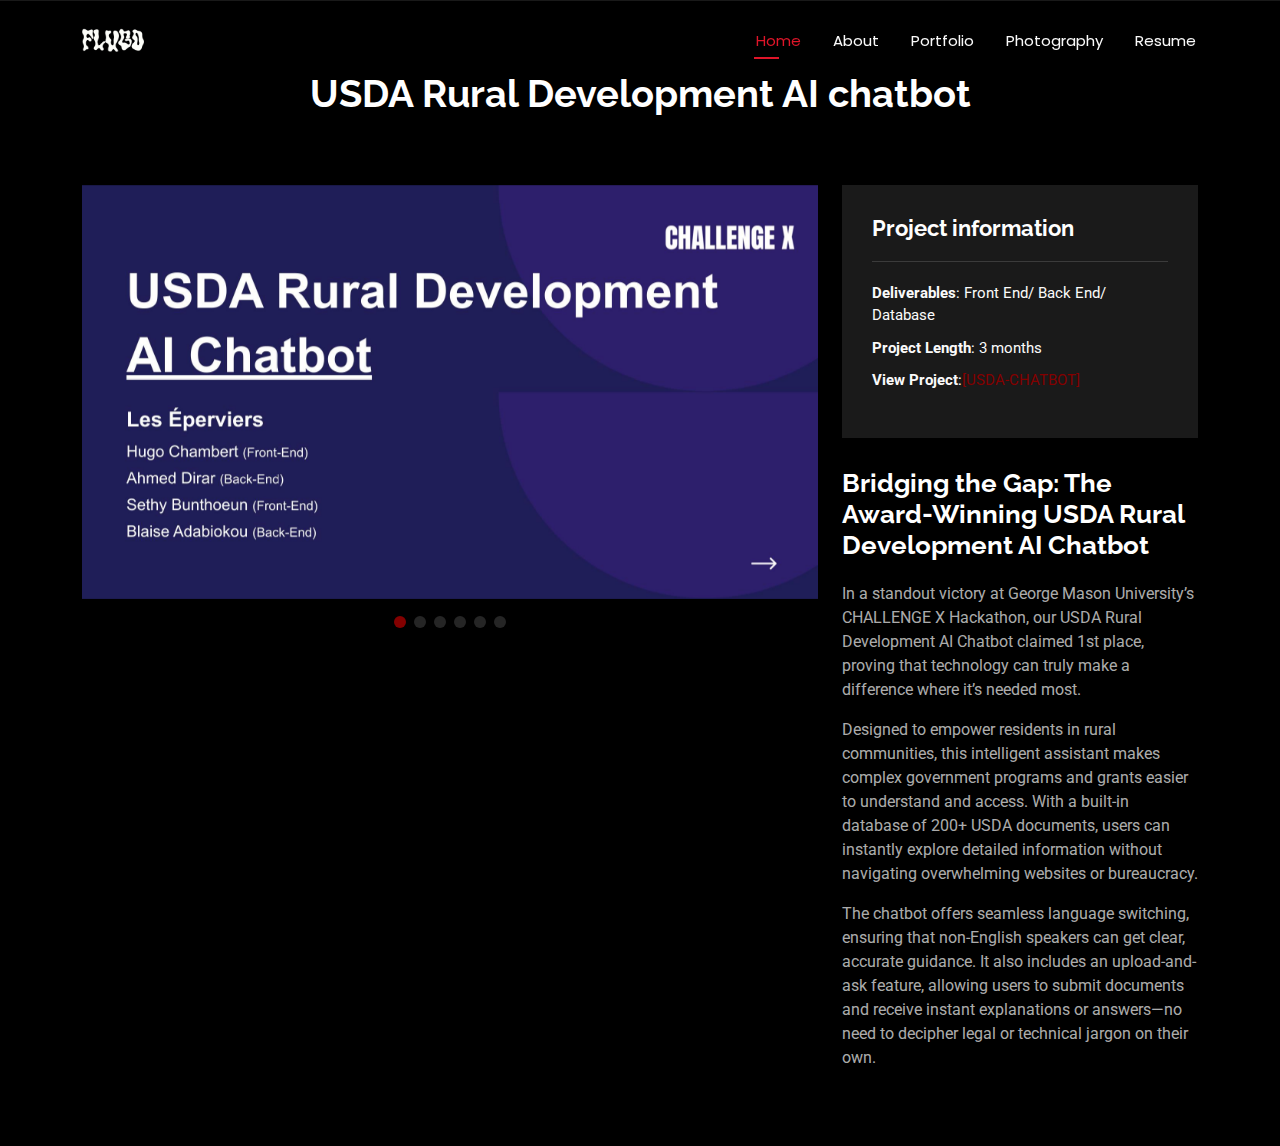
<file: portfolio-details4.html>
<!DOCTYPE html>
<html lang="en">

<head>
  <meta charset="utf-8">
  <meta content="width=device-width, initial-scale=1.0" name="viewport">
  <meta name="description" content="">
  <meta name="keywords" content="">

  <!-- Favicons -->
  <link href="assets/img/favicon.png" rel="icon">
  <link href="assets/img/apple-touch-icon.png" rel="apple-touch-icon">

  <!-- Fonts -->
  <link href="https://fonts.googleapis.com" rel="preconnect">
  <link href="https://fonts.gstatic.com" rel="preconnect" crossorigin>
  <link href="https://fonts.googleapis.com/css2?family=Roboto:ital,wght@0,100;0,300;0,400;0,500;0,700;0,900;1,100;1,300;1,400;1,500;1,700;1,900&family=Poppins:ital,wght@0,100;0,200;0,300;0,400;0,500;0,600;0,700;0,800;0,900;1,100;1,200;1,300;1,400;1,500;1,600;1,700;1,800;1,900&family=Raleway:ital,wght@0,100;0,200;0,300;0,400;0,500;0,600;0,700;0,800;0,900;1,100;1,200;1,300;1,400;1,500;1,600;1,700;1,800;1,900&display=swap" rel="stylesheet">

  <!-- Vendor CSS Files -->
  <link href="assets/vendor/bootstrap/css/bootstrap.min.css" rel="stylesheet">
  <link href="assets/vendor/bootstrap-icons/bootstrap-icons.css" rel="stylesheet">
  <link href="assets/vendor/aos/aos.css" rel="stylesheet">
  <link href="assets/vendor/swiper/swiper-bundle.min.css" rel="stylesheet">
  <link href="assets/vendor/glightbox/css/glightbox.min.css" rel="stylesheet">

  <!-- Main CSS File -->
  <link href="assets/css/main.css" rel="stylesheet">
</head>

<body class="resume-page">

  <header id="header" class="header d-flex align-items-center fixed-top">
    <div class="container-fluid container-xl position-relative d-flex align-items-center justify-content-between">

      <a href="index.html" class="logo d-flex align-items-center">
        <!-- Uncomment the line below if you also wish to use an image logo -->
        <img src="assets/img/fugo.png" alt="">
        <!-- <img class="sitename" img src="assets/img/fugo.png"></img> -->
      </a>

      <nav id="navmenu" class="navmenu">
        <ul>
          <li><a href="index.html" class="active">Home</a></li>
          <li><a href="about.html">About</a></li>
          <li><a href="portfolio.html">Portfolio</a></li>
          <li><a href="services.html">Photography</a></li>
          <li><a href="resume.html">Resume</a></li>
        </ul>
        <i class="mobile-nav-toggle d-xl-none bi bi-list"></i>
      </nav>

    </div>
  </header>

  <main class="main">

    <!-- Page Title -->
    <div class="page-title" data-aos="fade">
      <div class="heading">
        <div class="container">
          <div class="row d-flex justify-content-center text-center">
            <div class="col-lg-8">
              <h1 id="portfolio-title">USDA Rural Development AI chatbot</h1>
            </div>
          </div>
        </div>
      </div>
    </div><!-- End Page Title -->

    <!-- Portfolio Details Section -->
    <section id="portfolio-details" class="portfolio-details section">

      <div class="container" data-aos="fade-up" data-aos-delay="100">

        <div class="row gy-4">

          <div class="col-lg-8">
            <div class="portfolio-details-slider swiper init-swiper">

              <script type="application/json" class="swiper-config">
                {
                  "loop": true,
                  "speed": 600,
                  "autoplay": {
                    "delay": 5000
                  },
                  "slidesPerView": "auto",
                  "pagination": {
                    "el": ".swiper-pagination",
                    "type": "bullets",
                    "clickable": true
                  }
                }
              </script>

                 <div class="swiper-wrapper align-items-center">

                <div class="swiper-slide">
                  <img src="assets/img/portfolio/usda-1.jpg" alt="">
                </div>

                <div class="swiper-slide">
                  <img src="assets/img/portfolio/usda-2.jpg" alt="">
                </div>

                <div class="swiper-slide">
                  <img src="assets/img/portfolio/usda-3.jpg" alt="">
                </div>
                
                <div class="swiper-slide">
                  <img src="assets/img/portfolio/usda-4.jpg" alt="">
                </div>

                <div class="swiper-slide">
                  <img src="assets/img/portfolio/usda-5.jpg" alt="">
                </div>

                <div class="swiper-slide">
                  <img src="assets/img/portfolio/usda-6.jpg" alt="">
                </div>


              </div>

              <div class="swiper-pagination"></div>
            </div>
          </div>

          <div class="col-lg-4">
            <div class="portfolio-info" data-aos="fade-up" data-aos-delay="200">
              <h3>Project information</h3>
              <ul>
                <li><strong>Deliverables</strong>: Front End/ Back End/ Database</li>
                <li><strong>Project Length</strong>: 3 months</li>
                <li><strong>View Project</strong>:<a href="https://github.com/HugoChambert/USDA-CHATBOT.git">[USDA-CHATBOT]</a></li>
              </ul>
            </div>
            <div class="portfolio-description" data-aos="fade-up" data-aos-delay="300">
              <h2>Bridging the Gap: The Award-Winning USDA Rural Development AI Chatbot</h2>
              <p>
                In a standout victory at George Mason University’s CHALLENGE X Hackathon, our USDA Rural Development AI Chatbot claimed 1st place, proving that technology can truly make a difference where it’s needed most.
              </p>
              <p>
               Designed to empower residents in rural communities, this intelligent assistant makes complex government programs and grants easier to understand and access. With a built-in database of 200+ USDA documents, users can instantly explore detailed information without navigating overwhelming websites or bureaucracy.
              </p>
              <p>
               The chatbot offers seamless language switching, ensuring that non-English speakers can get clear, accurate guidance. It also includes an upload-and-ask feature, allowing users to submit documents and receive instant explanations or answers—no need to decipher legal or technical jargon on their own.
              </p>


              </p>
            </div>
          </div>

        </div>

      </div>

    </section><!-- /Portfolio Details Section -->

  </main>

  <!-- Scroll Top -->
  <a href="#" id="scroll-top" class="scroll-top d-flex align-items-center justify-content-center"><i class="bi bi-arrow-up-short"></i></a>

  <!-- Preloader -->
  <div id="preloader"></div>

  <!-- Vendor JS Files -->
  <script src="assets/vendor/bootstrap/js/bootstrap.bundle.min.js"></script>
  <script src="assets/vendor/php-email-form/validate.js"></script>
  <script src="assets/vendor/aos/aos.js"></script>
  <script src="assets/vendor/typed.js/typed.umd.js"></script>
  <script src="assets/vendor/purecounter/purecounter_vanilla.js"></script>
  <script src="assets/vendor/waypoints/noframework.waypoints.js"></script>
  <script src="assets/vendor/swiper/swiper-bundle.min.js"></script>
  <script src="assets/vendor/glightbox/js/glightbox.min.js"></script>
  <script src="assets/vendor/imagesloaded/imagesloaded.pkgd.min.js"></script>
  <script src="assets/vendor/isotope-layout/isotope.pkgd.min.js"></script>

  <!-- Main JS File -->
  <script src="assets/js/main.js"></script>

</body>

</html>
</file>
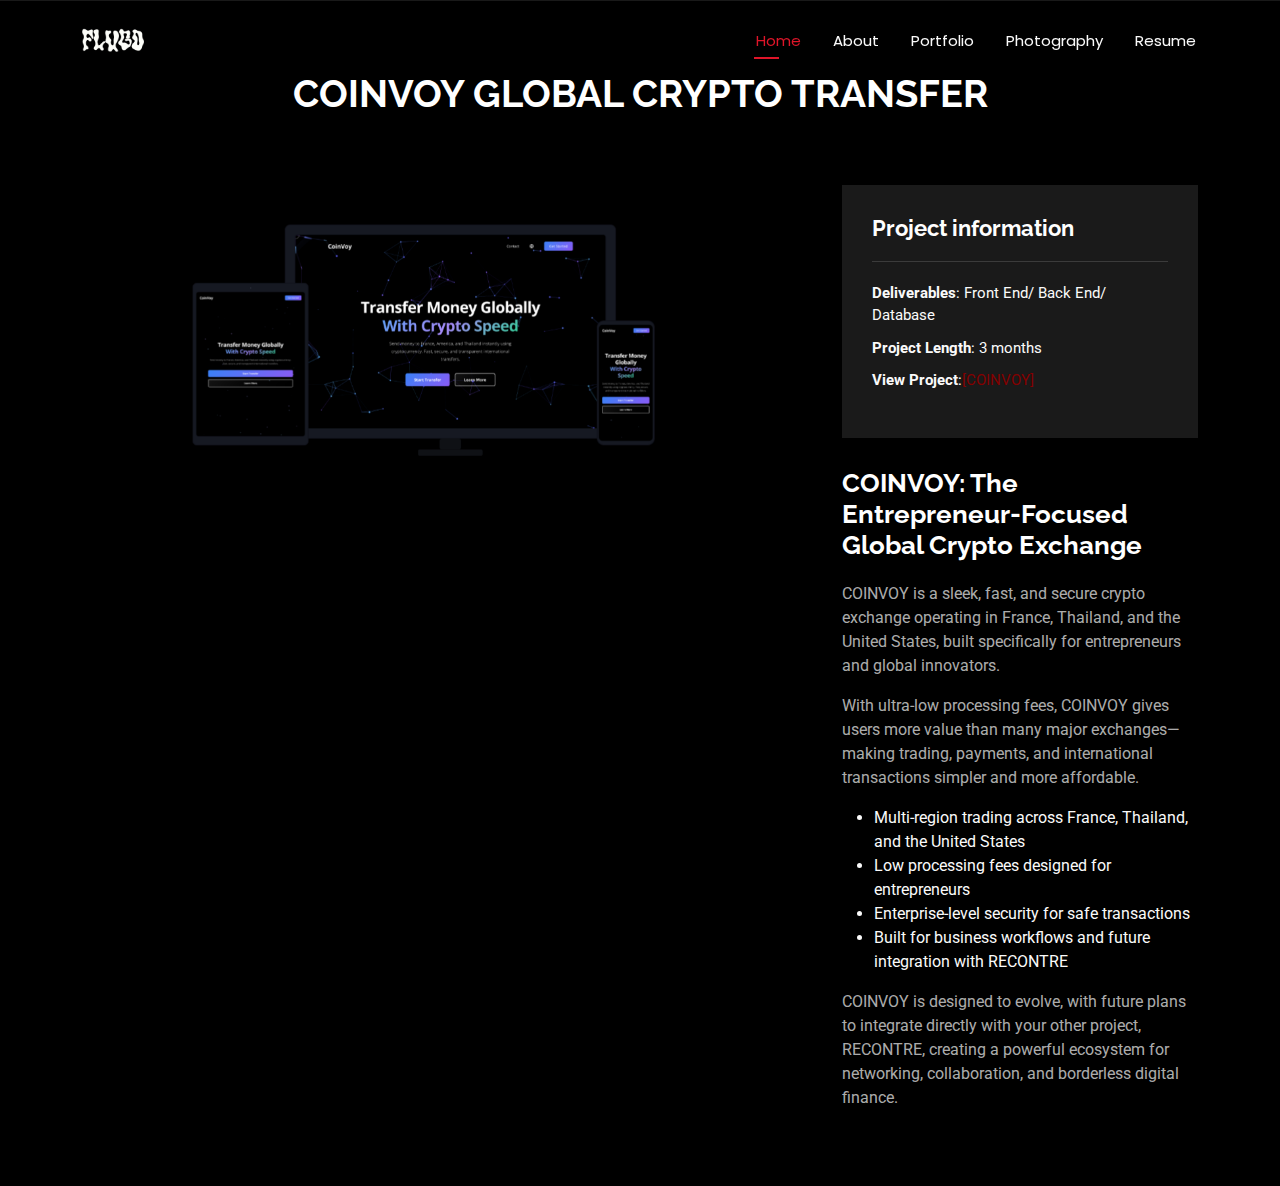
<file: portfolio-details5.html>
<!DOCTYPE html>
<html lang="en">

<head>
  <meta charset="utf-8">
  <meta content="width=device-width, initial-scale=1.0" name="viewport">
  <meta name="description" content="">
  <meta name="keywords" content="">

  <!-- Favicons -->
  <link href="assets/img/favicon.png" rel="icon">
  <link href="assets/img/apple-touch-icon.png" rel="apple-touch-icon">

  <!-- Fonts -->
  <link href="https://fonts.googleapis.com" rel="preconnect">
  <link href="https://fonts.gstatic.com" rel="preconnect" crossorigin>
  <link href="https://fonts.googleapis.com/css2?family=Roboto:ital,wght@0,100;0,300;0,400;0,500;0,700;0,900;1,100;1,300;1,400;1,500;1,700;1,900&family=Poppins:ital,wght@0,100;0,200;0,300;0,400;0,500;0,600;0,700;0,800;0,900;1,100;1,200;1,300;1,400;1,500;1,600;1,700;1,800;1,900&family=Raleway:ital,wght@0,100;0,200;0,300;0,400;0,500;0,600;0,700;0,800;0,900;1,100;1,200;1,300;1,400;1,500;1,600;1,700;1,800;1,900&display=swap" rel="stylesheet">

  <!-- Vendor CSS Files -->
  <link href="assets/vendor/bootstrap/css/bootstrap.min.css" rel="stylesheet">
  <link href="assets/vendor/bootstrap-icons/bootstrap-icons.css" rel="stylesheet">
  <link href="assets/vendor/aos/aos.css" rel="stylesheet">
  <link href="assets/vendor/swiper/swiper-bundle.min.css" rel="stylesheet">
  <link href="assets/vendor/glightbox/css/glightbox.min.css" rel="stylesheet">

  <!-- Main CSS File -->
  <link href="assets/css/main.css" rel="stylesheet">
</head>

<body class="resume-page">

  <header id="header" class="header d-flex align-items-center fixed-top">
    <div class="container-fluid container-xl position-relative d-flex align-items-center justify-content-between">

      <a href="index.html" class="logo d-flex align-items-center">
        <!-- Uncomment the line below if you also wish to use an image logo -->
        <img src="assets/img/fugo.png" alt="">
        <!-- <img class="sitename" img src="assets/img/fugo.png"></img> -->
      </a>

      <nav id="navmenu" class="navmenu">
        <ul>
          <li><a href="index.html" class="active">Home</a></li>
          <li><a href="about.html">About</a></li>
          <li><a href="portfolio.html">Portfolio</a></li>
          <li><a href="services.html">Photography</a></li>
          <li><a href="resume.html">Resume</a></li>
        </ul>
        <i class="mobile-nav-toggle d-xl-none bi bi-list"></i>
      </nav>

    </div>
  </header>

  <main class="main">

    <!-- Page Title -->
    <div class="page-title" data-aos="fade">
      <div class="heading">
        <div class="container">
          <div class="row d-flex justify-content-center text-center">
            <div class="col-lg-8">
              <h1 id="portfolio-title">COINVOY GLOBAL CRYPTO TRANSFER</h1>
            </div>
          </div>
        </div>
      </div>
    </div><!-- End Page Title -->

    <!-- Portfolio Details Section -->
    <section id="portfolio-details" class="portfolio-details section">

      <div class="container" data-aos="fade-up" data-aos-delay="100">

        <div class="row gy-4">

          <div class="col-lg-8">
            <div class="portfolio-details-slider swiper init-swiper">

              <script type="application/json" class="swiper-config">
                {
                  "loop": true,
                  "speed": 600,
                  "autoplay": {
                    "delay": 5000
                  },
                  "slidesPerView": "auto",
                  "pagination": {
                    "el": ".swiper-pagination",
                    "type": "bullets",
                    "clickable": true
                  }
                }
              </script>

                <div class="swiper-wrapper align-items-center">

                <div class="swiper-slide">
                  <img src="assets/img/portfolio/mockup-coinvoy.png" alt="">
                </div>
              </div>

              <div class="swiper-pagination"></div>
            </div>
          </div>


          <div class="col-lg-4">
            <div class="portfolio-info" data-aos="fade-up" data-aos-delay="200">
              <h3>Project information</h3>
              <ul>
                <li><strong>Deliverables</strong>: Front End/ Back End/ Database</li>
                <li><strong>Project Length</strong>: 3 months</li>
                <li><strong>View Project</strong>:<a href="https://hugochambert.github.io/COINVOY/">[COINVOY]</a></li>
              </ul>
            </div>
            <div class="portfolio-description" data-aos="fade-up" data-aos-delay="300">
              <h2>COINVOY: The Entrepreneur-Focused Global Crypto Exchange</h2>
              <p>
                COINVOY is a sleek, fast, and secure crypto exchange operating in France, Thailand, and the United States, built specifically for entrepreneurs and global innovators.
              </p>
              <p>
              With ultra-low processing fees, COINVOY gives users more value than many major exchanges—making trading, payments, and international transactions simpler and more affordable.
              </p>
              <ul>
                  <li>Multi-region trading across France, Thailand, and the United States</li>
                  <li>Low processing fees designed for entrepreneurs</li>
                  <li>Enterprise-level security for safe transactions</li>
                  <li>Built for business workflows and future integration with RECONTRE</li>
              </ul>
              <p>
               COINVOY is designed to evolve, with future plans to integrate directly with your other project, RECONTRE, creating a powerful ecosystem for networking, collaboration, and borderless digital finance.
              </p>


              </p>
            </div>
          </div>

        </div>

      </div>

    </section><!-- /Portfolio Details Section -->

  </main>

  <!-- Scroll Top -->
  <a href="#" id="scroll-top" class="scroll-top d-flex align-items-center justify-content-center"><i class="bi bi-arrow-up-short"></i></a>

  <!-- Preloader -->
  <div id="preloader"></div>

  <!-- Vendor JS Files -->
  <script src="assets/vendor/bootstrap/js/bootstrap.bundle.min.js"></script>
  <script src="assets/vendor/php-email-form/validate.js"></script>
  <script src="assets/vendor/aos/aos.js"></script>
  <script src="assets/vendor/typed.js/typed.umd.js"></script>
  <script src="assets/vendor/purecounter/purecounter_vanilla.js"></script>
  <script src="assets/vendor/waypoints/noframework.waypoints.js"></script>
  <script src="assets/vendor/swiper/swiper-bundle.min.js"></script>
  <script src="assets/vendor/glightbox/js/glightbox.min.js"></script>
  <script src="assets/vendor/imagesloaded/imagesloaded.pkgd.min.js"></script>
  <script src="assets/vendor/isotope-layout/isotope.pkgd.min.js"></script>

  <!-- Main JS File -->
  <script src="assets/js/main.js"></script>

</body>

</html>
</file>
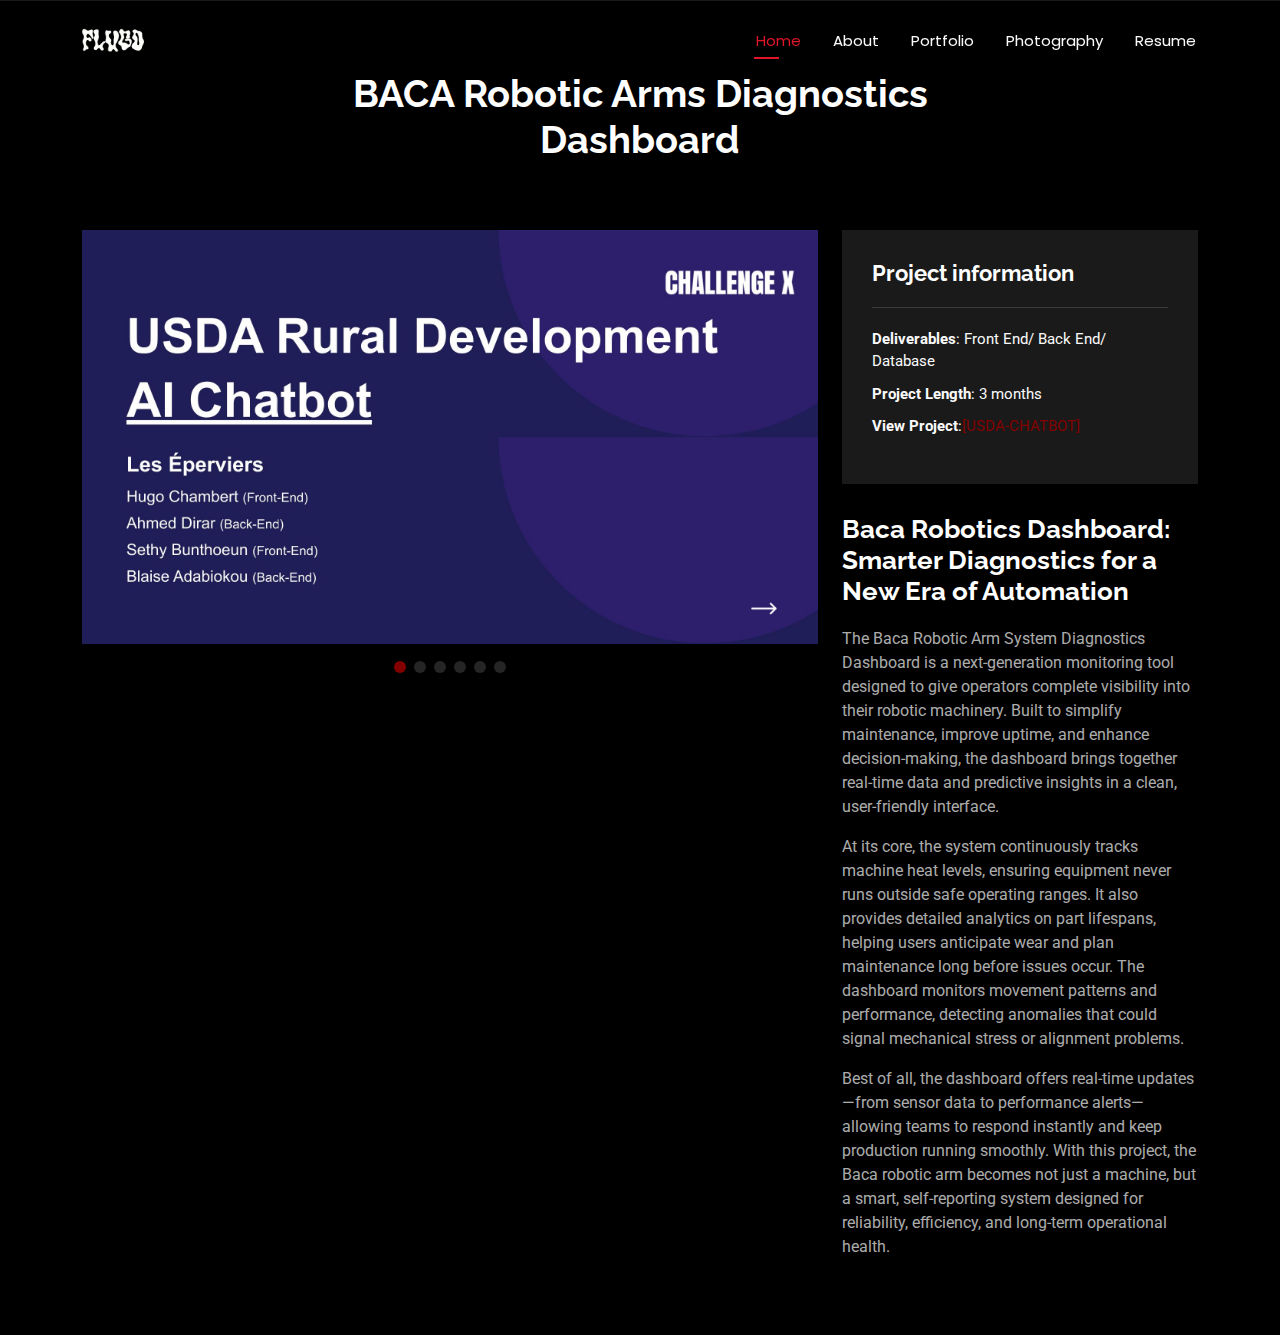
<file: portfolio-details6.html>
<!DOCTYPE html>
<html lang="en">

<head>
  <meta charset="utf-8">
  <meta content="width=device-width, initial-scale=1.0" name="viewport">
  <meta name="description" content="">
  <meta name="keywords" content="">

  <!-- Favicons -->
  <link href="assets/img/favicon.png" rel="icon">
  <link href="assets/img/apple-touch-icon.png" rel="apple-touch-icon">

  <!-- Fonts -->
  <link href="https://fonts.googleapis.com" rel="preconnect">
  <link href="https://fonts.gstatic.com" rel="preconnect" crossorigin>
  <link href="https://fonts.googleapis.com/css2?family=Roboto:ital,wght@0,100;0,300;0,400;0,500;0,700;0,900;1,100;1,300;1,400;1,500;1,700;1,900&family=Poppins:ital,wght@0,100;0,200;0,300;0,400;0,500;0,600;0,700;0,800;0,900;1,100;1,200;1,300;1,400;1,500;1,600;1,700;1,800;1,900&family=Raleway:ital,wght@0,100;0,200;0,300;0,400;0,500;0,600;0,700;0,800;0,900;1,100;1,200;1,300;1,400;1,500;1,600;1,700;1,800;1,900&display=swap" rel="stylesheet">

  <!-- Vendor CSS Files -->
  <link href="assets/vendor/bootstrap/css/bootstrap.min.css" rel="stylesheet">
  <link href="assets/vendor/bootstrap-icons/bootstrap-icons.css" rel="stylesheet">
  <link href="assets/vendor/aos/aos.css" rel="stylesheet">
  <link href="assets/vendor/swiper/swiper-bundle.min.css" rel="stylesheet">
  <link href="assets/vendor/glightbox/css/glightbox.min.css" rel="stylesheet">

  <!-- Main CSS File -->
  <link href="assets/css/main.css" rel="stylesheet">
</head>

<body class="resume-page">

  <header id="header" class="header d-flex align-items-center fixed-top">
    <div class="container-fluid container-xl position-relative d-flex align-items-center justify-content-between">

      <a href="index.html" class="logo d-flex align-items-center">
        <!-- Uncomment the line below if you also wish to use an image logo -->
        <img src="assets/img/fugo.png" alt="">
        <!-- <img class="sitename" img src="assets/img/fugo.png"></img> -->
      </a>

      <nav id="navmenu" class="navmenu">
        <ul>
          <li><a href="index.html" class="active">Home</a></li>
          <li><a href="about.html">About</a></li>
          <li><a href="portfolio.html">Portfolio</a></li>
          <li><a href="services.html">Photography</a></li>
          <li><a href="resume.html">Resume</a></li>
        </ul>
        <i class="mobile-nav-toggle d-xl-none bi bi-list"></i>
      </nav>

    </div>
  </header>

  <main class="main">

    <!-- Page Title -->
    <div class="page-title" data-aos="fade">
      <div class="heading">
        <div class="container">
          <div class="row d-flex justify-content-center text-center">
            <div class="col-lg-8">
              <h1 id="portfolio-title">BACA Robotic Arms Diagnostics Dashboard</h1>
            </div>
          </div>
        </div>
      </div>
    </div><!-- End Page Title -->

    <!-- Portfolio Details Section -->
    <section id="portfolio-details" class="portfolio-details section">

      <div class="container" data-aos="fade-up" data-aos-delay="100">

        <div class="row gy-4">

          <div class="col-lg-8">
            <div class="portfolio-details-slider swiper init-swiper">

              <script type="application/json" class="swiper-config">
                {
                  "loop": true,
                  "speed": 600,
                  "autoplay": {
                    "delay": 5000
                  },
                  "slidesPerView": "auto",
                  "pagination": {
                    "el": ".swiper-pagination",
                    "type": "bullets",
                    "clickable": true
                  }
                }
              </script>

                 <div class="swiper-wrapper align-items-center">

                <div class="swiper-slide">
                  <img src="assets/img/portfolio/usda-1.jpg" alt="">
                </div>

                <div class="swiper-slide">
                  <img src="assets/img/portfolio/usda-2.jpg" alt="">
                </div>

                <div class="swiper-slide">
                  <img src="assets/img/portfolio/usda-3.jpg" alt="">
                </div>
                
                <div class="swiper-slide">
                  <img src="assets/img/portfolio/usda-4.jpg" alt="">
                </div>

                <div class="swiper-slide">
                  <img src="assets/img/portfolio/usda-5.jpg" alt="">
                </div>

                <div class="swiper-slide">
                  <img src="assets/img/portfolio/usda-6.jpg" alt="">
                </div>


              </div>

              <div class="swiper-pagination"></div>
            </div>
          </div>

          <div class="col-lg-4">
            <div class="portfolio-info" data-aos="fade-up" data-aos-delay="200">
              <h3>Project information</h3>
              <ul>
                <li><strong>Deliverables</strong>: Front End/ Back End/ Database</li>
                <li><strong>Project Length</strong>: 3 months</li>
                <li><strong>View Project</strong>:<a href="https://hugochambert.github.io/BACA-SYSTEM/">[USDA-CHATBOT]</a></li>
              </ul>
            </div>
            <div class="portfolio-description" data-aos="fade-up" data-aos-delay="300">
              <h2>Baca Robotics Dashboard: Smarter Diagnostics for a New Era of Automation</h2>
              <p>
               The Baca Robotic Arm System Diagnostics Dashboard is a next-generation monitoring tool designed to give operators complete visibility into their robotic machinery. Built to simplify maintenance, improve uptime, and enhance decision-making, the dashboard brings together real-time data and predictive insights in a clean, user-friendly interface.
              </p>
              <p>
              At its core, the system continuously tracks machine heat levels, ensuring equipment never runs outside safe operating ranges. It also provides detailed analytics on part lifespans, helping users anticipate wear and plan maintenance long before issues occur. The dashboard monitors movement patterns and performance, detecting anomalies that could signal mechanical stress or alignment problems.
              </p>
              <p>
            Best of all, the dashboard offers real-time updates—from sensor data to performance alerts—allowing teams to respond instantly and keep production running smoothly. With this project, the Baca robotic arm becomes not just a machine, but a smart, self-reporting system designed for reliability, efficiency, and long-term operational health.
              </p>


              </p>
            </div>
          </div>

        </div>

      </div>

    </section><!-- /Portfolio Details Section -->

  </main>

  <!-- Scroll Top -->
  <a href="#" id="scroll-top" class="scroll-top d-flex align-items-center justify-content-center"><i class="bi bi-arrow-up-short"></i></a>

  <!-- Preloader -->
  <div id="preloader"></div>

  <!-- Vendor JS Files -->
  <script src="assets/vendor/bootstrap/js/bootstrap.bundle.min.js"></script>
  <script src="assets/vendor/php-email-form/validate.js"></script>
  <script src="assets/vendor/aos/aos.js"></script>
  <script src="assets/vendor/typed.js/typed.umd.js"></script>
  <script src="assets/vendor/purecounter/purecounter_vanilla.js"></script>
  <script src="assets/vendor/waypoints/noframework.waypoints.js"></script>
  <script src="assets/vendor/swiper/swiper-bundle.min.js"></script>
  <script src="assets/vendor/glightbox/js/glightbox.min.js"></script>
  <script src="assets/vendor/imagesloaded/imagesloaded.pkgd.min.js"></script>
  <script src="assets/vendor/isotope-layout/isotope.pkgd.min.js"></script>

  <!-- Main JS File -->
  <script src="assets/js/main.js"></script>

</body>

</html>
</file>
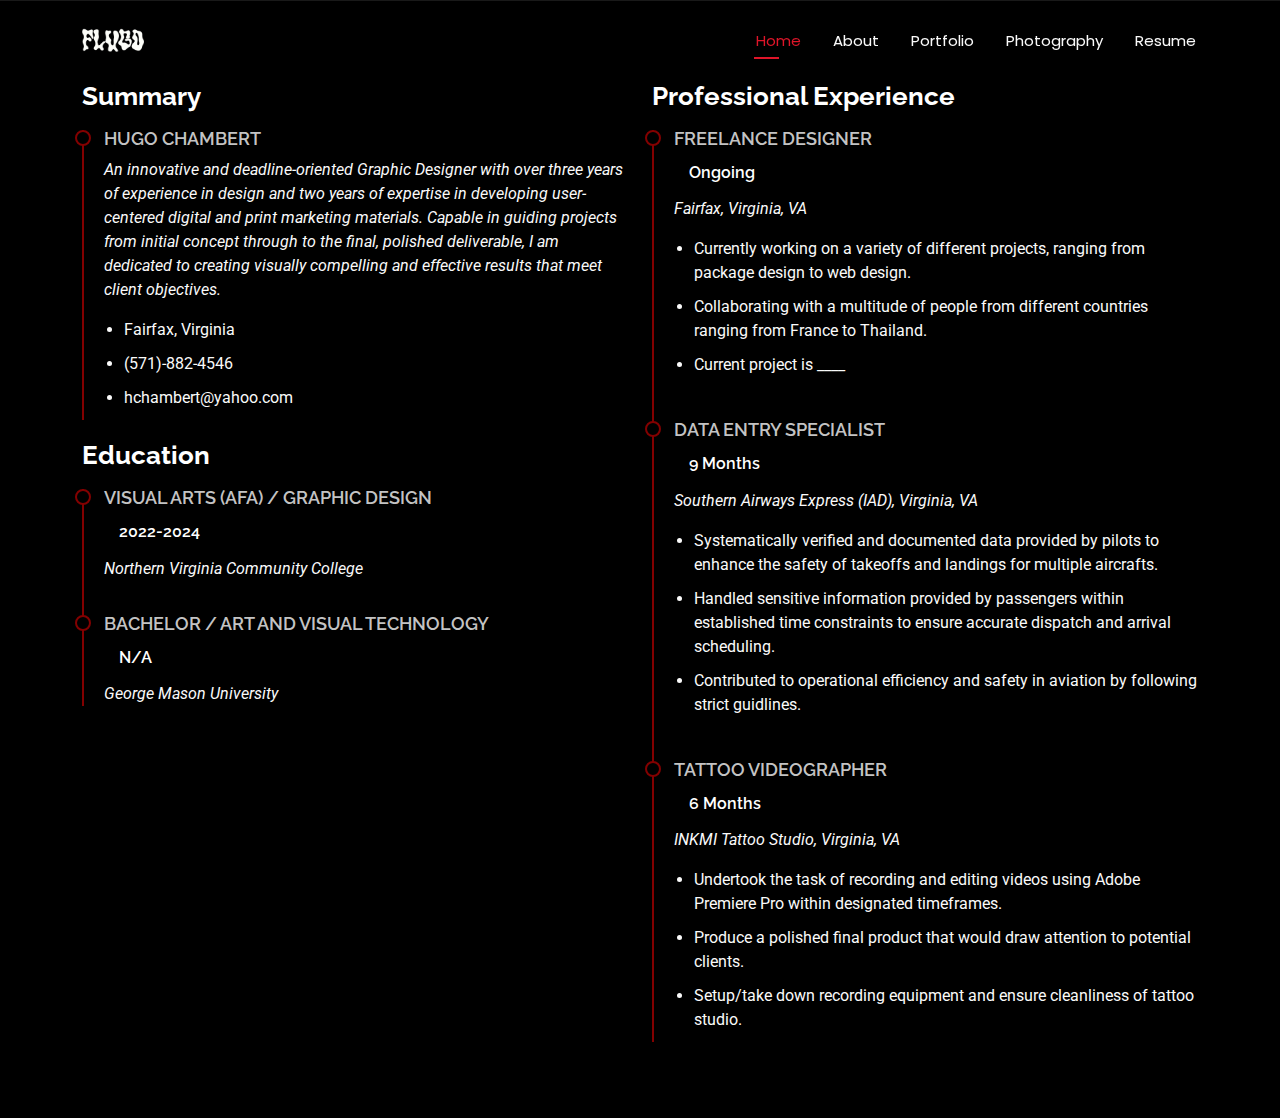
<file: resume.html>
<!DOCTYPE html>
<html lang="en">

<head>
  <meta charset="utf-8">
  <meta content="width=device-width, initial-scale=1.0" name="viewport">
  <title>FLUGO [PORTFOLIO]</title>
  <meta name="description" content="">
  <meta name="keywords" content="">

  <!-- Favicons -->
  <link href="assets/img/favicon.png" rel="icon">
  <link href="assets/img/apple-touch-icon.png" rel="apple-touch-icon">

  <!-- Fonts -->
  <link href="https://fonts.googleapis.com" rel="preconnect">
  <link href="https://fonts.gstatic.com" rel="preconnect" crossorigin>
  <link href="https://fonts.googleapis.com/css2?family=Roboto:ital,wght@0,100;0,300;0,400;0,500;0,700;0,900;1,100;1,300;1,400;1,500;1,700;1,900&family=Poppins:ital,wght@0,100;0,200;0,300;0,400;0,500;0,600;0,700;0,800;0,900;1,100;1,200;1,300;1,400;1,500;1,600;1,700;1,800;1,900&family=Raleway:ital,wght@0,100;0,200;0,300;0,400;0,500;0,600;0,700;0,800;0,900;1,100;1,200;1,300;1,400;1,500;1,600;1,700;1,800;1,900&display=swap" rel="stylesheet">

  <!-- Vendor CSS Files -->
  <link href="assets/vendor/bootstrap/css/bootstrap.min.css" rel="stylesheet">
  <link href="assets/vendor/bootstrap-icons/bootstrap-icons.css" rel="stylesheet">
  <link href="assets/vendor/aos/aos.css" rel="stylesheet">
  <link href="assets/vendor/swiper/swiper-bundle.min.css" rel="stylesheet">
  <link href="assets/vendor/glightbox/css/glightbox.min.css" rel="stylesheet">

  <!-- Main CSS File -->
  <link href="assets/css/main.css" rel="stylesheet">
</head>

<body class="resume-page">

  <header id="header" class="header d-flex align-items-center fixed-top">
    <div class="container-fluid container-xl position-relative d-flex align-items-center justify-content-between">

      <a href="index.html" class="logo d-flex align-items-center">
        <!-- Uncomment the line below if you also wish to use an image logo -->
        <img src="assets/img/fugo.png" alt="">
        <!-- <img class="sitename" img src="assets/img/fugo.png"></img> -->
      </a>

      <nav id="navmenu" class="navmenu">
        <ul>
          <li><a href="index.html" class="active">Home</a></li>
          <li><a href="about.html">About</a></li>
          <li><a href="portfolio.html">Portfolio</a></li>
          <li><a href="services.html">Photography</a></li>
          <li><a href="resume.html">Resume</a></li>
        </ul>
        <i class="mobile-nav-toggle d-xl-none bi bi-list"></i>
      </nav>

    </div>
  </header>

  <main class="main">

    <!-- Page Title -->
    <div class="page-title" data-aos="fade">
      <div class="heading">
        <div class="container">
          <div class="row d-flex justify-content-center text-center">
          </div>
        </div>
      </div>
    </div><!-- End Page Title -->

    <!-- Resume Section -->
    <section id="resume" class="resume section">

      <div class="container">

        <div class="row">

          <div class="col-lg-6" data-aos="fade-up" data-aos-delay="100">
            <h3 class="resume-title">Summary</h3>

            <div class="resume-item pb-0">
              <h4>Hugo Chambert</h4>
              <p><em>An innovative and deadline-oriented Graphic Designer with over three years of experience in design and two years of expertise in developing user-centered digital and print marketing materials. Capable in guiding projects from initial concept through to the final, polished deliverable, I am dedicated to creating visually compelling and effective results that meet client objectives.</em></p>
              <ul>
                <li>Fairfax, Virginia</li>
                <li>(571)-882-4546</li>
                <li>hchambert@yahoo.com</li>
              </ul>
            </div><!-- Edn Resume Item -->

            <h3 class="resume-title">Education</h3>
            <div class="resume-item">
              <h4>Visual Arts (AFA) / Graphic Design</h4>
              <h5>2022-2024</h5>
              <p><em>Northern Virginia Community College</em></p>
              <p></p>
            </div><!-- Edn Resume Item -->

            <div class="resume-item">
              <h4>Bachelor / Art and Visual Technology</h4>
              <h5>N/A</h5>
              <p><em>George Mason University</em></p>
              <p></p>
            </div><!-- Edn Resume Item -->

          </div>

          <div class="col-lg-6" data-aos="fade-up" data-aos-delay="200">
            <h3 class="resume-title">Professional Experience</h3>
            <div class="resume-item">
              <h4>Freelance Designer</h4>
              <h5>Ongoing</h5>
              <p><em>Fairfax, Virginia, VA</em></p>
              <ul>
                <li>Currently working on a variety of different projects, ranging from package design to web design.</li>
                <li>Collaborating with a multitude of people from different countries ranging from France to Thailand.</li>
                <li>Current project is ____</li>
              </ul>
            </div>
            <div class="resume-item">
              <h4>Data Entry Specialist</h4>
              <h5>9 Months</h5>
              <p><em>Southern Airways Express (IAD), Virginia, VA </em></p>
              <ul>
                <li>Systematically verified and documented data provided by pilots to enhance the safety of takeoffs and landings for multiple aircrafts.</li>
                <li>Handled sensitive information provided by passengers within established time constraints to ensure accurate dispatch and arrival scheduling.</li>
                <li>Contributed to operational efficiency and safety in aviation by following strict guidlines.</li>
              </ul>
            </div><!-- Edn Resume Item -->

            <div class="resume-item">
              <h4>Tattoo Videographer</h4>
              <h5>6 Months</h5>
              <p><em>INKMI Tattoo Studio, Virginia, VA</em></p>
              <ul>
                <li>Undertook the task of recording and editing videos using Adobe Premiere Pro within designated timeframes.</li>
                <li>Produce a polished final product that would draw attention to potential clients.</li>
                <li>Setup/take down recording equipment and ensure cleanliness of tattoo studio.</li>
              </ul>
            </div><!-- Edn Resume Item -->

          </div>

        </div>

      </div>

    </section><!-- /Resume Section -->

  </main>

  <!-- Scroll Top -->
  <a href="#" id="scroll-top" class="scroll-top d-flex align-items-center justify-content-center"><i class="bi bi-arrow-up-short"></i></a>

  <!-- Preloader -->
  <div id="preloader"></div>

  <!-- Vendor JS Files -->
  <script src="assets/vendor/bootstrap/js/bootstrap.bundle.min.js"></script>
  <script src="assets/vendor/php-email-form/validate.js"></script>
  <script src="assets/vendor/aos/aos.js"></script>
  <script src="assets/vendor/typed.js/typed.umd.js"></script>
  <script src="assets/vendor/purecounter/purecounter_vanilla.js"></script>
  <script src="assets/vendor/waypoints/noframework.waypoints.js"></script>
  <script src="assets/vendor/swiper/swiper-bundle.min.js"></script>
  <script src="assets/vendor/glightbox/js/glightbox.min.js"></script>
  <script src="assets/vendor/imagesloaded/imagesloaded.pkgd.min.js"></script>
  <script src="assets/vendor/isotope-layout/isotope.pkgd.min.js"></script>

  <!-- Main JS File -->
  <script src="assets/js/main.js"></script>

</body>

</html>
</file>
<file: assets/css/main.css>
.page-header:after {
  animation: grain 8s steps(10) infinite;
  background-image: url("/assets/img/grain2-min.png");
  content: "";
  height: 300%;
  left: -50%;
  opacity: 1;
  position: fixed;
  top: -100%;
  width: 300%;
  z-index: -1;
}

@keyframes grain {
  0%, 100% { transform:translate(0, 0) }
  10% { transform:translate(-5%, -10%) }
  20% { transform:translate(-15%, 5%) }
  30% { transform:translate(7%, -25%) }
  40% { transform:translate(-5%, 25%) }
  50% { transform:translate(-15%, 10%) }
  60% { transform:translate(15%, 0%) }
  70% { transform:translate(0%, 15%) }
  80% { transform:translate(3%, 35%) }
  90% { transform:translate(-10%, 10%) }
} 

/* Fonts */
body{
  cursor: crosshair;
}
:root {
  --default-font: "Roboto",  system-ui, -apple-system, "Segoe UI", Roboto, "Helvetica Neue", Arial, "Noto Sans", "Liberation Sans", sans-serif, "Apple Color Emoji", "Segoe UI Emoji", "Segoe UI Symbol", "Noto Color Emoji";
  --heading-font: "Raleway",  sans-serif;
  --nav-font: "Poppins",  sans-serif;
}

/* Global Colors - The following color variables are used throughout the website. Updating them here will change the color scheme of the entire website */
:root { 
  --background-color: #000000; /* Background color for the entire website, including individual sections */
  --default-color: #fafafa; /* Default color used for the majority of the text content across the entire website */
  --heading-color: #ffffff; /* Color for headings, subheadings and title throughout the website */
  --accent-color: #830000; /* Accent color that represents your brand on the website. It's used for buttons, links, and other elements that need to stand out */
  --surface-color: #1a1a1a; /* The surface color is used as a background of boxed elements within sections, such as cards, icon boxes, or other elements that require a visual separation from the global background. */
  --contrast-color: #000000; /* Contrast color for text, ensuring readability against backgrounds of accent, heading, or default colors. */
}

/* Nav Menu Colors - The following color variables are used specifically for the navigation menu. They are separate from the global colors to allow for more customization options */
:root {
  --nav-color: #fafafa;  /* The default color of the main navmenu links */
  --nav-hover-color: #df1529; /* Applied to main navmenu links when they are hovered over or active */
  --nav-mobile-background-color: #1a1a1a; /* Used as the background color for mobile navigation menu */
  --nav-dropdown-background-color: #1a1a1a; /* Used as the background color for dropdown items that appear when hovering over primary navigation items */
  --nav-dropdown-color: #fafafa; /* Used for navigation links of the dropdown items in the navigation menu. */
  --nav-dropdown-hover-color: #df1529; /* Similar to --nav-hover-color, this color is applied to dropdown navigation links when they are hovered over. */
}

/* Color Presets - These classes override global colors when applied to any section or element, providing reuse of the sam color scheme. */

.light-background {
  --background-color: #1a1a1a;
  --surface-color: #343434;
}

.dark-background {
  --background-color: rgba(15, 15, 15, 0.975);
  --default-color: #ffffff;
  --heading-color: #ffffff;
  --surface-color: #292929f9;
  --contrast-color: #000000;
}

/* Smooth scroll */
:root {
  scroll-behavior: smooth;
}

/*--------------------------------------------------------------
# General Styling & Shared Classes
--------------------------------------------------------------*/
body {
  color: var(--default-color);
  background-color: var(--background-color);
  font-family: var(--default-font);
}

a {
  color: var(--accent-color);
  text-decoration: none;
  transition: 0.3s;
}

a:hover {
  color: color-mix(in srgb, var(--accent-color), transparent 25%);
  text-decoration: none;
}

h1,
h2,
h3,
h4,
h5,
h6 {
  color: var(--heading-color);
  font-family: var(--heading-font);
}

/* PHP Email Form Messages
------------------------------*/
.php-email-form .error-message {
  display: none;
  background: #df1529;
  color: #ffffff;
  text-align: left;
  padding: 15px;
  margin-bottom: 24px;
  font-weight: 600;
}

.php-email-form .sent-message {
  display: none;
  color: #ffffff;
  background: #059652;
  text-align: center;
  padding: 15px;
  margin-bottom: 24px;
  font-weight: 600;
}

.php-email-form .loading {
  display: none;
  background: var(--surface-color);
  text-align: center;
  padding: 15px;
  margin-bottom: 24px;
}

.php-email-form .loading:before {
  content: "";
  display: inline-block;
  border-radius: 50%;
  width: 24px;
  height: 24px;
  margin: 0 10px -6px 0;
  border: 3px solid var(--accent-color);
  border-top-color: var(--surface-color);
  animation: php-email-form-loading 1s linear infinite;
}

@keyframes php-email-form-loading {
  0% {
    transform: rotate(0deg);
  }

  100% {
    transform: rotate(360deg);
  }
}

/*--------------------------------------------------------------
# Global Header
--------------------------------------------------------------*/
.header {
  --background-color: rgba(0, 0, 0, 0);
  color: var(--default-color);
  background-color: var(--background-color);
  padding: 15px 0;
  transition: all 0.5s;
  z-index: 997;
}

.header .logo {
  line-height: 1;
}

.header .logo img {
  max-height: 32px;
  margin-right: 8px;
}

.header .logo h1 {
  font-size: 30px;
  margin: 0;
  font-weight: 700;
  color: var(--heading-color);
}

.scrolled .header {
  box-shadow: 0px 0 18px rgba(0, 0, 0, 0.1);
}

/* Global Header on Scroll
------------------------------*/
.scrolled .header {
  --background-color: rgba(0, 0, 0, 0.8);
}

/*--------------------------------------------------------------
# Navigation Menu
--------------------------------------------------------------*/
/* Desktop Navigation */
@media (min-width: 1200px) {
  .navmenu {
    padding: 0;
  }

  .navmenu ul {
    margin: 0;
    padding: 0;
    display: flex;
    list-style: none;
    align-items: center;
  }

  .navmenu li {
    position: relative;
  }

  .navmenu>ul>li {
    white-space: nowrap;
    padding: 15px 14px;
  }

  .navmenu>ul>li:last-child {
    padding-right: 0;
  }

  .navmenu a,
  .navmenu a:focus {
    color: var(--nav-color);
    font-size: 15px;
    padding: 0 2px;
    font-family: var(--nav-font);
    font-weight: 400;
    display: flex;
    align-items: center;
    justify-content: space-between;
    white-space: nowrap;
    transition: 0.3s;
    position: relative;
  }

  .navmenu a i,
  .navmenu a:focus i {
    font-size: 12px;
    line-height: 0;
    margin-left: 5px;
    transition: 0.3s;
  }

  .navmenu>ul>li>a:before {
    content: "";
    position: absolute;
    height: 2px;
    bottom: -6px;
    left: 0;
    background-color: var(--nav-hover-color);
    visibility: hidden;
    width: 0px;
    transition: all 0.3s ease-in-out 0s;
  }

  .navmenu a:hover:before,
  .navmenu li:hover>a:before,
  .navmenu .active:before {
    visibility: visible;
    width: 25px;
  }

  .navmenu li:hover>a,
  .navmenu .active,
  .navmenu .active:focus {
    color: var(--nav-hover-color);
  }

  .navmenu .dropdown ul {
    margin: 0;
    padding: 10px 0;
    background: var(--nav-dropdown-background-color);
    display: block;
    position: absolute;
    visibility: hidden;
    left: 14px;
    top: 130%;
    opacity: 0;
    transition: 0.3s;
    border-radius: 4px;
    z-index: 99;
    box-shadow: 0px 0px 30px rgba(0, 0, 0, 0.1);
  }

  .navmenu .dropdown ul li {
    min-width: 200px;
  }

  .navmenu .dropdown ul a {
    padding: 10px 20px;
    font-size: 15px;
    text-transform: none;
    color: var(--nav-dropdown-color);
  }

  .navmenu .dropdown ul a i {
    font-size: 12px;
  }

  .navmenu .dropdown ul a:hover,
  .navmenu .dropdown ul .active:hover,
  .navmenu .dropdown ul li:hover>a {
    color: var(--nav-dropdown-hover-color);
  }

  .navmenu .dropdown:hover>ul {
    opacity: 1;
    top: 100%;
    visibility: visible;
  }

  .navmenu .dropdown .dropdown ul {
    top: 0;
    left: -90%;
    visibility: hidden;
  }

  .navmenu .dropdown .dropdown:hover>ul {
    opacity: 1;
    top: 0;
    left: -100%;
    visibility: visible;
  }
}

/* Mobile Navigation */
@media (max-width: 1199px) {
  .mobile-nav-toggle {
    color: var(--nav-color);
    font-size: 28px;
    line-height: 0;
    margin-right: 10px;
    cursor: pointer;
    transition: color 0.3s;
  }

  .navmenu {
    padding: 0;
    z-index: 9997;
  }

  .navmenu ul {
    display: none;
    list-style: none;
    position: absolute;
    inset: 60px 20px 20px 20px;
    padding: 10px 0;
    margin: 0;
    border-radius: 6px;
    background-color: var(--nav-mobile-background-color);
    border: 1px solid color-mix(in srgb, var(--default-color), transparent 90%);
    box-shadow: none;
    overflow-y: auto;
    transition: 0.3s;
    z-index: 9998;
  }

  .navmenu a,
  .navmenu a:focus {
    color: var(--nav-dropdown-color);
    padding: 10px 20px;
    font-family: var(--nav-font);
    font-size: 17px;
    font-weight: 500;
    display: flex;
    align-items: center;
    justify-content: space-between;
    white-space: nowrap;
    transition: 0.3s;
  }

  .navmenu a i,
  .navmenu a:focus i {
    font-size: 12px;
    line-height: 0;
    margin-left: 5px;
    width: 30px;
    height: 30px;
    display: flex;
    align-items: center;
    justify-content: center;
    border-radius: 50%;
    transition: 0.3s;
    background-color: color-mix(in srgb, var(--accent-color), transparent 90%);
  }

  .navmenu a i:hover,
  .navmenu a:focus i:hover {
    background-color: var(--accent-color);
    color: var(--contrast-color);
  }

  .navmenu a:hover,
  .navmenu .active,
  .navmenu .active:focus {
    color: var(--nav-dropdown-hover-color);
  }

  .navmenu .active i,
  .navmenu .active:focus i {
    background-color: var(--accent-color);
    color: var(--contrast-color);
    transform: rotate(180deg);
  }

  .navmenu .dropdown ul {
    position: static;
    display: none;
    z-index: 99;
    padding: 10px 0;
    margin: 10px 20px;
    background-color: var(--nav-dropdown-background-color);
    transition: all 0.5s ease-in-out;
  }

  .navmenu .dropdown ul ul {
    background-color: rgba(33, 37, 41, 0.1);
  }

  .navmenu .dropdown>.dropdown-active {
    display: block;
    background-color: rgba(33, 37, 41, 0.03);
  }

  .mobile-nav-active {
    overflow: hidden;
  }

  .mobile-nav-active .mobile-nav-toggle {
    color: #fff;
    position: absolute;
    font-size: 32px;
    top: 15px;
    right: 15px;
    margin-right: 0;
    z-index: 9999;
  }

  .mobile-nav-active .navmenu {
    position: fixed;
    overflow: hidden;
    inset: 0;
    background: rgba(33, 37, 41, 0.8);
    transition: 0.3s;
  }

  .mobile-nav-active .navmenu>ul {
    display: block;
  }
}

/*--------------------------------------------------------------
# Global Footer
--------------------------------------------------------------*/
.footer {
  color: var(--default-color);
  background-color: var(--background-color);
  font-size: 14px;
  text-align: center;
  padding: 30px 0;
  position: relative;
}

.footer h3 {
  font-size: 36px;
  font-weight: 700;
  position: relative;
  padding: 0;
  margin: 0 0 15px 0;
}

.footer p {
  font-size: 15;
  font-style: italic;
  padding: 0;
  margin: 0 0 30px 0;
}

.footer .social-links {
  margin: 0 0 30px 0;
}

.footer .social-links a {
  font-size: 16px;
  display: flex;
  align-items: center;
  justify-content: center;
  background: var(--accent-color);
  color: var(--contrast-color);
  line-height: 1;
  margin: 0 4px;
  border-radius: 50%;
  text-align: center;
  width: 36px;
  height: 36px;
  transition: 0.3s;
}

.footer .social-links a:hover {
  background: color-mix(in srgb, var(--accent-color), transparent 20%);
  text-decoration: none;
}

.footer .copyright {
  padding-top: 25px;
  border-top: 1px solid color-mix(in srgb, var(--default-color), transparent 90%);
}

.footer .credits {
  font-size: 13px;
  padding-top: 5px;
}

/*--------------------------------------------------------------
# Preloader
--------------------------------------------------------------*/
#preloader {
  position: fixed;
  inset: 0;
  z-index: 999999;
  overflow: hidden;
  background: var(--background-color);
  transition: all 0.6s ease-out;
}

#preloader:before {
  content: "";
  position: fixed;
  top: calc(50% - 30px);
  left: calc(50% - 30px);
  border: 6px solid #ffffff;
  border-color: var(--accent-color) transparent var(--accent-color) transparent;
  border-radius: 50%;
  width: 60px;
  height: 60px;
  animation: animate-preloader 1.5s linear infinite;
}

@keyframes animate-preloader {
  0% {
    transform: rotate(0deg);
  }

  100% {
    transform: rotate(360deg);
  }
}

/*--------------------------------------------------------------
# Scroll Top Button
--------------------------------------------------------------*/
.scroll-top {
  position: fixed;
  visibility: hidden;
  opacity: 0;
  right: 15px;
  bottom: -15px;
  z-index: 99999;
  background-color: var(--accent-color);
  width: 44px;
  height: 44px;
  border-radius: 50px;
  transition: all 0.4s;
}

.scroll-top i {
  font-size: 24px;
  color: var(--contrast-color);
  line-height: 0;
}

.scroll-top:hover {
  background-color: color-mix(in srgb, var(--accent-color), transparent 20%);
  color: var(--contrast-color);
}

.scroll-top.active {
  visibility: visible;
  opacity: 1;
  bottom: 15px;
}

/*--------------------------------------------------------------
# Disable aos animation delay on mobile devices
--------------------------------------------------------------*/
@media screen and (max-width: 768px) {
  [data-aos-delay] {
    transition-delay: 0 !important;
  }
}

/*--------------------------------------------------------------
# Global Page Titles & Breadcrumbs
--------------------------------------------------------------*/
.page-title {
  color: var(--default-color);
  background-color: var(--background-color);
  position: relative;
}

.page-title .heading {
  padding: 0px 0 0px 0;
  border-top: 1px solid color-mix(in srgb, var(--default-color), transparent 90%);
}

.page-title .heading h1 {
  font-size: 38px;
  font-weight: 700;
}

.page-title nav {
  background-color: color-mix(in srgb, var(--default-color), transparent 90%);
  padding: 20px 0;
}

.page-title nav ol {
  display: flex;
  flex-wrap: wrap;
  list-style: none;
  margin: 0;
  font-size: 16px;
  font-weight: 600;
}

.page-title nav ol li+li {
  padding-left: 10px;
}

.page-title nav ol li+li::before {
  content: "/";
  display: inline-block;
  padding-right: 10px;
  color: color-mix(in srgb, var(--default-color), transparent 70%);
}

/*--------------------------------------------------------------
# Global Sections
--------------------------------------------------------------*/
section {
  color: var(--default-color);
  background-color: var(--background-color);
  padding: 60px;
  scroll-margin-top: 100px;
  overflow: clip;
}
.section {
  color: var(--default-color);
  background-color: var(--background-color);
  padding: 60px 0;
  scroll-margin-top: 100px;
  overflow: clip;
}


@media (max-width: 1199px) {

  section,
  .section {
    scroll-margin-top: 66px;
  }
}

/*--------------------------------------------------------------
# Global Section Titles
--------------------------------------------------------------*/
.section-title {
  padding-bottom: 60px;
  position: relative;
}

.section-title h2 {
  font-size: 54px;
  font-weight: 500;
  padding: 0;
  line-height: 1px;
  margin: 0;
  letter-spacing: 1.5px;
  text-transform: uppercase;
  color: color-mix(in srgb, var(--default-color), transparent 50%);
  position: relative;
}

.section-title h2::after {
  content: "";
  width: 120px;
  height: 1px;
  display: inline-block;
  background: var(--accent-color);
  margin: 4px 10px;
}

.section-title div {
  color: var(--heading-color);
  margin: 0;
  margin: 0;
  font-size: 28px;
  font-weight: 700;
  text-transform: uppercase;
  font-family: var(--heading-font);
}

/*--------------------------------------------------------------
# Hero Section
--------------------------------------------------------------*/
.hero {
  width: 100%;
  min-height: 100vh;
  position: relative;
  padding: 80px 0;
  display: flex;
  align-items: center;
  justify-content: center;
}

.hero img {
  position: absolute;
  inset: 0;
  display: block;
  width: 100%;
  height: 100%;
  object-fit: cover;
  z-index: 1;
}

.hero .container {
  position: relative;
  z-index: 3;
}

.hero h2 {
  font-size: 60px;
  font-weight: 725;
  color: #EDF7D2;
}

.hero p {
  margin: 5px 0 0 0;
  font-size: 26px;
}

.hero p span {
  letter-spacing: 1px;
  border-bottom: 2px solid var(--accent-color);
}

.hero .social-links {
  margin-top: 25px;
}

.hero .social-links a {
  background-color: color-mix(in srgb, var(--default-color), transparent 90%);
  color: var(--default-color);
  font-size: 14px;
  width: 40px;
  height: 40px;
  border-radius: 50px;
  display: inline-flex;
  align-items: center;
  justify-content: center;
  margin-right: 20px;
  transition: 0.3s;
}

.hero .social-links a:hover {
  background-color: var(--accent-color);
}

@media (max-width: 768px) {
  .hero h2 {
    font-size: 32px;
  }

  .hero p {
    font-size: 20px;
  }
}

/*--------------------------------------------------------------
# About Section
--------------------------------------------------------------*/
.about .content h2 {
  font-weight: 700;
  font-size: 24px;
}

.img-fluid {
  border-radius: 30px;
}

.about .content ul {
  list-style: none;
  padding: 0;
}

.about .content ul li {
  margin-bottom: 20px;
  display: flex;
  align-items: center;
}

.about .content ul strong {
  margin-right: 10px;
}

.about .content ul i {
  font-size: 16px;
  margin-right: 5px;
  color: var(--accent-color);
  line-height: 0;
}

/*--------------------------------------------------------------
# Stats Section
--------------------------------------------------------------*/
.stats i {
  background-color: var(--surface-color);
  color: var(--accent-color);
  box-shadow: 0px 2px 25px rgba(0, 0, 0, 0.1);
  width: 54px;
  height: 54px;
  font-size: 24px;
  border-radius: 50px;
  border: 2px solid var(--background-color);
  display: inline-flex;
  align-items: center;
  justify-content: center;
  position: relative;
  z-index: 1;
}

.stats .stats-item {
  background-color: var(--surface-color);
  margin-top: -27px;
  padding: 30px 30px 25px 30px;
  width: 100%;
  position: relative;
  text-align: center;
  box-shadow: 0px 2px 35px rgba(0, 0, 0, 0.1);
  border-radius: 4px;
  z-index: 0;
}

.stats .stats-item span {
  font-size: 36px;
  display: block;
  font-weight: 700;
  color: color-mix(in srgb, var(--default-color), transparent 20%);
}

.stats .stats-item p {
  padding: 0;
  margin: 0;
  font-family: var(--heading-font);
  font-size: 16px;
}

/*--------------------------------------------------------------
# Skills Section
--------------------------------------------------------------*/
.skills .progress {
  height: 60px;
  display: block;
  background: none;
  border-radius: 0;
}

.skills .progress .skill {
  color: var(--heading-color);
  padding: 0;
  margin: 0 0 6px 0;
  text-transform: uppercase;
  display: block;
  font-weight: 600;
  font-family: var(--heading-font);
}

.skills .progress .skill .val {
  float: right;
  font-style: normal;
}

.skills .progress-bar-wrap {
  background: color-mix(in srgb, var(--default-color), transparent 90%);
  height: 10px;
}

.skills .progress-bar {
  width: 1px;
  height: 10px;
  transition: 0.9s;
  background-color: var(--accent-color);
}

/*--------------------------------------------------------------
# Interests Section
--------------------------------------------------------------*/
.interests .features-item {
  background-color: var(--surface-color);
  display: flex;
  align-items: center;
  padding: 20px;
  transition: 0.3s;
  border: 1px solid color-mix(in srgb, var(--default-color), transparent 90%);
  position: relative;
}

.interests .features-item i {
  font-size: 32px;
  padding-right: 10px;
  line-height: 0;
}

.interests .features-item h3 {
  font-weight: 700;
  margin: 0;
  padding: 0;
  line-height: 1;
  font-size: 16px;
}

.interests .features-item h3 a {
  color: var(--heading-color);
  transition: 0.3s;
}

.interests .features-item:hover {
  border-color: var(--accent-color);
}

.interests .features-item:hover h3 a {
  color: var(--accent-color);
}

/*--------------------------------------------------------------
# Testimonials Section
--------------------------------------------------------------*/
.testimonials .testimonials-carousel,
.testimonials .testimonials-slider {
  overflow: hidden;
}

.testimonials .testimonial-item {
  box-sizing: content-box;
  min-height: 320px;
}

.testimonials .testimonial-item .testimonial-img {
  width: 90px;
  border-radius: 50%;
  margin: -40px 0 0 40px;
  position: relative;
  z-index: 2;
  border: 6px solid var(--background-color);
}

.testimonials .testimonial-item h3 {
  font-size: 18px;
  font-weight: bold;
  margin: 10px 0 5px 45px;
}

.testimonials .testimonial-item h4 {
  font-size: 14px;
  color: color-mix(in srgb, var(--default-color), transparent 20%);
  margin: 0 0 0 45px;
}

.testimonials .testimonial-item .quote-icon-left,
.testimonials .testimonial-item .quote-icon-right {
  color: color-mix(in srgb, var(--accent-color), transparent 50%);
  font-size: 26px;
  line-height: 0;
}

.testimonials .testimonial-item .quote-icon-left {
  display: inline-block;
  left: -5px;
  position: relative;
}

.testimonials .testimonial-item .quote-icon-right {
  display: inline-block;
  right: -5px;
  position: relative;
  top: 10px;
  transform: scale(-1, -1);
}

.testimonials .testimonial-item p {
  font-style: italic;
  margin: 0 15px 0 15px;
  padding: 20px 20px 60px 20px;
  background: var(--surface-color);
  border-radius: 6px;
  position: relative;
  z-index: 1;
}

.testimonials .swiper-wrapper {
  height: auto;
}

.testimonials .swiper-pagination {
  margin-top: 20px;
  position: relative;
}

.testimonials .swiper-pagination .swiper-pagination-bullet {
  width: 12px;
  height: 12px;
  background-color: var(--background-color);
  opacity: 1;
  border: 1px solid var(--accent-color);
}

.testimonials .swiper-pagination .swiper-pagination-bullet-active {
  background-color: var(--accent-color);
}

/*--------------------------------------------------------------
# Resume Section
--------------------------------------------------------------*/
.resume .resume-title {
  color: var(--heading-color);
  font-size: 26px;
  font-weight: 700;
  margin-top: 20px;
  margin-bottom: 20px;
}

.resume .resume-item {
  padding: 0 0 20px 20px;
  margin-top: -2px;
  border-left: 2px solid var(--accent-color);
  position: relative;
}

.resume .resume-item h4 {
  line-height: 18px;
  font-size: 18px;
  font-weight: 600;
  text-transform: uppercase;
  color: color-mix(in srgb, var(--default-color), transparent 20%);
  margin-bottom: 10px;
}

.resume .resume-item h5 {
  font-size: 16px;
  padding: 5px 15px;
  display: inline-block;
  font-weight: 600;
  margin-bottom: 10px;
}

.resume .resume-item ul {
  padding-left: 20px;
}

.resume .resume-item ul li {
  padding-bottom: 10px;
}

.resume .resume-item:last-child {
  padding-bottom: 0;
}

.resume .resume-item::before {
  content: "";
  position: absolute;
  width: 16px;
  height: 16px;
  border-radius: 50px;
  left: -9px;
  top: 0;
  background: var(--background-color);
  border: 2px solid var(--accent-color);
}

/*--------------------------------------------------------------
# Services Section
--------------------------------------------------------------*/
.services .service-item {
  background-color: var(--surface-color);
  text-align: center;
  padding: 80px 20px;
  transition: all ease-in-out 0.3s;
  height: 100%;
}

.services .service-item .icon {
  margin: 0 auto;
  width: 64px;
  height: 64px;
  background: var(--accent-color);
  border-radius: 4px;
  display: flex;
  align-items: center;
  justify-content: center;
  margin-bottom: 20px;
  transition: 0.3s;
  transform-style: preserve-3d;
}

.services .service-item .icon i {
  color: var(--contrast-color);
  font-size: 28px;
  transition: ease-in-out 0.3s;
}

.services .service-item .icon::before {
  position: absolute;
  content: "";
  left: -8px;
  top: -8px;
  height: 100%;
  width: 100%;
  background: color-mix(in srgb, var(--accent-color), transparent 80%);
  border-radius: 5px;
  transition: all 0.3s ease-out 0s;
  transform: translateZ(-1px);
}

.services .service-item h3 {
  font-weight: 700;
  margin: 10px 0 15px 0;
  font-size: 22px;
}

.services .service-item p {
  line-height: 24px;
  font-size: 14px;
  margin-bottom: 0;
}

.services .service-item:hover {
  background: var(--accent-color);
  border-color: var(--accent-color);
}

.services .service-item:hover .icon {
  background: var(--surface-color);
}

.services .service-item:hover .icon i {
  color: var(--accent-color);
}

.services .service-item:hover .icon::before {
  background: color-mix(in srgb, var(--background-color), transparent 70%);
}

.services .service-item:hover h3,
.services .service-item:hover p {
  color: var(--contrast-color);
}

/*--------------------------------------------------------------
# Service Details Section
--------------------------------------------------------------*/
.service-details .services-list {
  background-color: var(--surface-color);
  padding: 10px 30px;
  border: 1px solid color-mix(in srgb, var(--default-color), transparent 90%);
  margin-bottom: 20px;
}

.service-details .services-list a {
  display: block;
  line-height: 1;
  padding: 8px 0 8px 15px;
  border-left: 3px solid color-mix(in srgb, var(--default-color), transparent 70%);
  margin: 20px 0;
  color: color-mix(in srgb, var(--default-color), transparent 20%);
  transition: 0.3s;
}

.service-details .services-list a.active {
  color: var(--heading-color);
  font-weight: 700;
  border-color: var(--accent-color);
}

.service-details .services-list a:hover {
  border-color: var(--accent-color);
}

.service-details .services-img {
  margin-bottom: 20px;
}

.service-details h3 {
  font-size: 26px;
  font-weight: 700;
}

.service-details h4 {
  font-size: 20px;
  font-weight: 700;
}

.service-details p {
  font-size: 15px;
}

.service-details ul {
  list-style: none;
  padding: 0;
  font-size: 15px;
}

.service-details ul li {
  padding: 5px 0;
  display: flex;
  align-items: center;
}

.service-details ul i {
  font-size: 20px;
  margin-right: 8px;
  color: var(--accent-color);
}

/*--------------------------------------------------------------
# Portfolio Section
--------------------------------------------------------------*/
#portfolio-title{
  margin-top: 70px;
}
.portfolio .portfolio-filters {
  padding: 0;
  margin: 0 auto 20px auto;
  list-style: none;
  text-align: center;
}

.portfolio .portfolio-filters li {
  cursor: pointer;
  display: inline-block;
  padding: 0;
  font-size: 18px;
  font-weight: 500;
  margin: 0 10px;
  line-height: 1;
  margin-bottom: 5px;
  transition: all 0.3s ease-in-out;
}

.portfolio .portfolio-filters li:hover,
.portfolio .portfolio-filters li.filter-active {
  color: var(--accent-color);
}

.portfolio .portfolio-filters li:first-child {
  margin-left: 0;
}

.portfolio .portfolio-filters li:last-child {
  margin-right: 0;
}

@media (max-width: 575px) {
  .portfolio .portfolio-filters li {
    font-size: 14px;
    margin: 0 5px;
  }
}

.portfolio .portfolio-content {
  position: relative;
  overflow: hidden;
}

.portfolio .portfolio-content img {
  transition: 0.3s;
}

.portfolio .portfolio-content .portfolio-info {
  opacity: 0;
  position: absolute;
  inset: 0;
  z-index: 3;
  transition: all ease-in-out 0.3s;
  background: rgba(0, 0, 0, 0.6);
  padding: 15px;
}

.portfolio .portfolio-content .portfolio-info h4 {
  font-size: 14px;
  padding: 5px 10px;
  font-weight: 400;
  color: #ffffff;
  display: inline-block;
  background-color: var(--accent-color);
  border-radius: 15px; 
}

.portfolio .portfolio-content .portfolio-info p {
  position: absolute;
  bottom: 10px;
  text-align: center;
  display: inline-block;
  left: 0;
  right: 0;
  font-size: 16px;
  font-weight: 600;
  color: rgba(255, 255, 255, 0.8);
}

.portfolio .portfolio-content .portfolio-info .preview-link,
.portfolio .portfolio-content .portfolio-info .details-link {
  position: absolute;
  left: calc(50% - 40px);
  font-size: 26px;
  top: calc(50% - 14px);
  color: #fff;
  transition: 0.3s;
  line-height: 1.2;
}

.portfolio .portfolio-content .portfolio-info .preview-link:hover,
.portfolio .portfolio-content .portfolio-info .details-link:hover {
  color: var(--accent-color);
}

.portfolio .portfolio-content .portfolio-info .details-link {
  left: 50%;
  font-size: 34px;
  line-height: 0;
}

.portfolio .portfolio-content:hover .portfolio-info {
  opacity: 1;
}


/*--------------------------------------------------------------
# Portfolio Details Section
--------------------------------------------------------------*/
.portfolio-details .portfolio-details-slider img {
  width: 100%;
}

.portfolio-details .portfolio-details-slider .swiper-pagination {
  margin-top: 20px;
  position: relative;
}

.portfolio-details .portfolio-details-slider .swiper-pagination .swiper-pagination-bullet {
  width: 12px;
  height: 12px;
  background-color: color-mix(in srgb, var(--default-color), transparent 85%);
  opacity: 1;
}

.portfolio-details .portfolio-details-slider .swiper-pagination .swiper-pagination-bullet-active {
  background-color: var(--accent-color);
}

.portfolio-details .portfolio-info {
  background-color: var(--surface-color);
  padding: 30px;
  box-shadow: 0px 0 30px rgba(0, 0, 0, 0.1);
}

.portfolio-details .portfolio-info h3 {
  font-size: 22px;
  font-weight: 700;
  margin-bottom: 20px;
  padding-bottom: 20px;
  border-bottom: 1px solid color-mix(in srgb, var(--default-color), transparent 85%);
}

.portfolio-details .portfolio-info ul {
  list-style: none;
  padding: 0;
  font-size: 15px;
}

.portfolio-details .portfolio-info ul li+li {
  margin-top: 10px;
}

.portfolio-details .portfolio-description {
  padding-top: 30px;
}

.portfolio-details .portfolio-description h2 {
  font-size: 26px;
  font-weight: 700;
  margin-bottom: 20px;
}

.portfolio-details .portfolio-description p {
  padding: 0;
  color: color-mix(in srgb, var(--default-color), transparent 30%);
}

/*--------------------------------------------------------------
# Starter Section Section
--------------------------------------------------------------*/
/*--------------------------------------------------------------
# Contact Section
--------------------------------------------------------------*/
.contact .info-item {
  box-shadow: 0px 0px 20px rgba(0, 0, 0, 0.1);
  padding: 20px 30px;
}

.contact .info-item .icon {
  color: var(--contrast-color);
  background-color: var(--accent-color);
  width: 56px;
  height: 56px;
  font-size: 24px;
  display: flex;
  justify-content: center;
  align-items: center;
  transition: all 0.3s ease-in-out;
  border-radius: 50%;
  margin-right: 15px;
}

.contact .info-item h3 {
  font-size: 18px;
  font-weight: 700;
  margin: 0 0 2px 0;
}

.contact .info-item p {
  padding: 0;
  margin-bottom: 0;
  font-size: 14px;
}

.contact .info-item .social-links a {
  font-size: 24px;
  display: inline-block;
  line-height: 1;
  margin: 4px 6px 0 0;
  transition: 0.3s;
  color: color-mix(in srgb, var(--default-color), transparent 50%);
}

.contact .info-item .social-links a:hover {
  color: var(--accent-color);
}

.contact .php-email-form {
  box-shadow: 0px 0px 20px rgba(0, 0, 0, 0.1);
  padding: 30px;
  margin-top: 30px;
}

@media (max-width: 575px) {
  .contact .php-email-form {
    padding: 20px;
  }
}

.contact .php-email-form input[type=text],
.contact .php-email-form input[type=email],
.contact .php-email-form textarea {
  color: var(--default-color);
  background-color: color-mix(in srgb, var(--background-color), transparent 50%);
  border-color: color-mix(in srgb, var(--default-color), transparent 80%);
  font-size: 14px;
  padding: 10px 15px;
  box-shadow: none;
  border-radius: 0;
}

.contact .php-email-form input[type=text]:focus,
.contact .php-email-form input[type=email]:focus,
.contact .php-email-form textarea:focus {
  border-color: var(--accent-color);
}

.contact .php-email-form input[type=text]::placeholder,
.contact .php-email-form input[type=email]::placeholder,
.contact .php-email-form textarea::placeholder {
  color: color-mix(in srgb, var(--default-color), transparent 70%);
}

.contact .php-email-form button[type=submit] {
  color: var(--contrast-color);
  background: var(--accent-color);
  border: 0;
  padding: 10px 30px;
  transition: 0.4s;
  border-radius: 50px;
}

.contact .php-email-form button[type=submit]:hover {
  background: color-mix(in srgb, var(--accent-color), transparent 20%);
}
</file>
